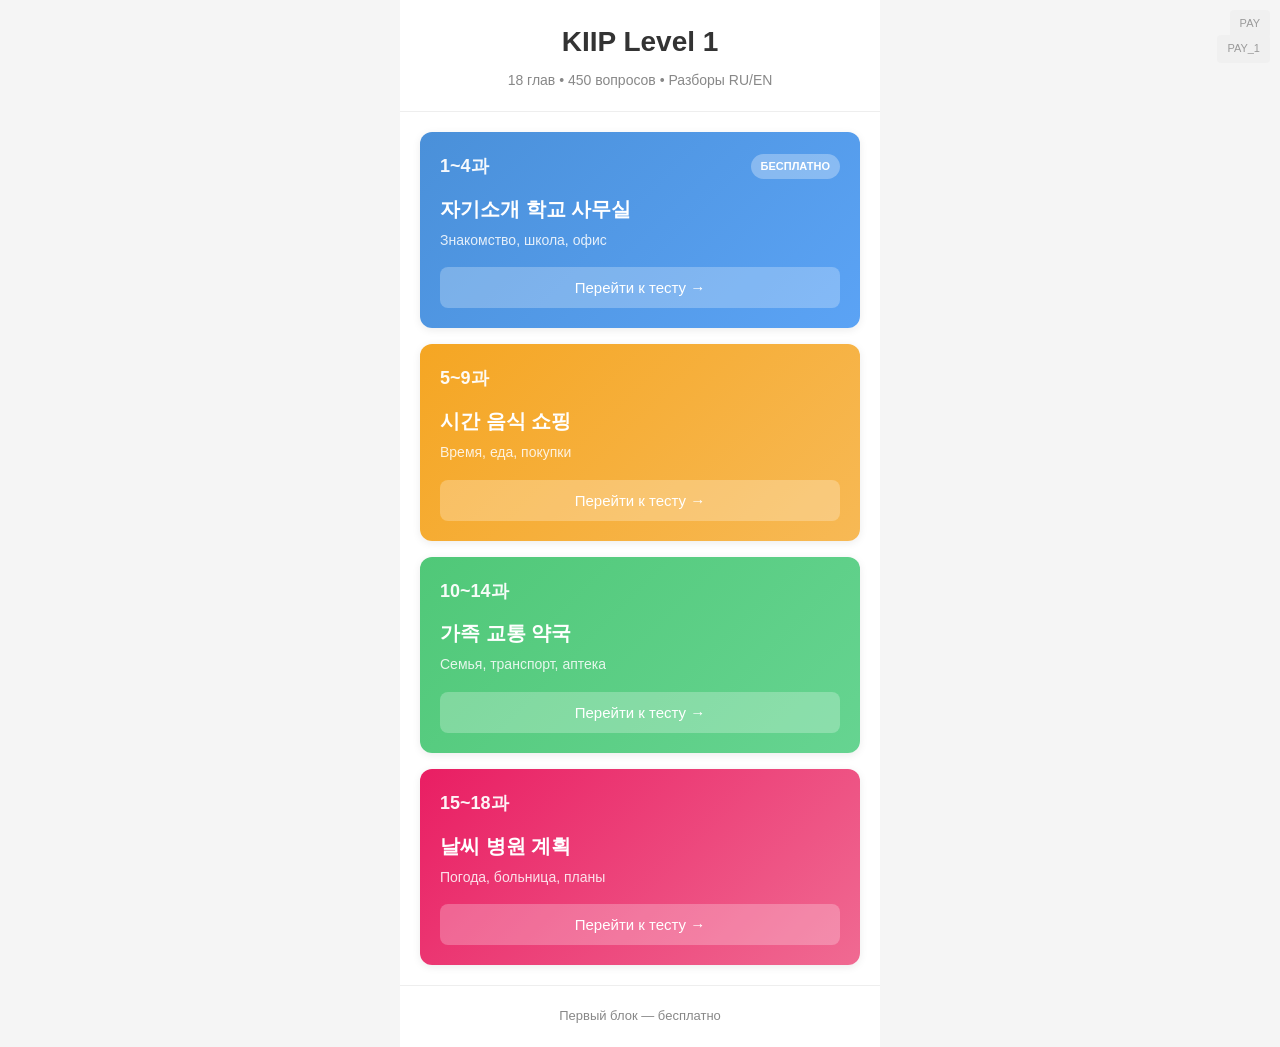
<file: index.html>
<!DOCTYPE html>
<html lang="ru">
<head>
    <meta charset="UTF-8">
    <meta name="viewport" content="width=device-width, initial-scale=1.0">
    <title>KIIP Easy</title>
    <link rel="stylesheet" href="css/style.css">
    <link rel="manifest" href="manifest.json">
    <style>
        .test-pay-btn {
            position: fixed;
            top: 10px;
            right: 10px;
            z-index: 1000;
            background: #f0f0f0;
            border: none;
            padding: 5px 10px;
            font-size: 11px;
            color: #999;
            cursor: pointer;
            border-radius: 4px;
            text-decoration: none;
        }
        .test-pay-btn:hover {
            background: #e0e0e0;
            color: #666;
        }
    </style>
</head>
<body>
    <a href="pages/payment.html" class="test-pay-btn">PAY</a>
    <a href="pages/payment-with-details.html" class="test-pay-btn" style="top: 35px;">PAY_1</a>
    <div class="container">
        <header class="header">
            <h1 class="logo">KIIP Level 1</h1>
            <p class="subtitle">18 глав • 450 вопросов • Разборы RU/EN</p>
        </header>

        <main class="blocks">
            <div class="block block-blue" onclick="openBlock(1)">
                <div class="block-header">
                    <span class="block-chapters">1~4과</span>
                    <span class="block-badge">БЕСПЛАТНО</span>
                </div>
                <h2 class="block-title">자기소개 학교 사무실</h2>
                <p class="block-subtitle">Знакомство, школа, офис</p>
                <button class="block-button">Перейти к тесту →</button>
            </div>

            <div class="block block-yellow" onclick="openBlock(2)">
                <div class="block-header">
                    <span class="block-chapters">5~9과</span>
                </div>
                <h2 class="block-title">시간 음식 쇼핑</h2>
                <p class="block-subtitle">Время, еда, покупки</p>
                <button class="block-button">Перейти к тесту →</button>
            </div>

            <div class="block block-green" onclick="openBlock(3)">
                <div class="block-header">
                    <span class="block-chapters">10~14과</span>
                </div>
                <h2 class="block-title">가족 교통 약국</h2>
                <p class="block-subtitle">Семья, транспорт, аптека</p>
                <button class="block-button">Перейти к тесту →</button>
            </div>

            <div class="block block-pink" onclick="openBlock(4)">
                <div class="block-header">
                    <span class="block-chapters">15~18과</span>
                </div>
                <h2 class="block-title">날씨 병원 계획</h2>
                <p class="block-subtitle">Погода, больница, планы</p>
                <button class="block-button">Перейти к тесту →</button>
            </div>
        </main>

        <footer class="footer">
            <p>Первый блок — бесплатно</p>
        </footer>
    </div>

    <script src="js/app.js?v=2"></script>
</body>
</html>
</file>
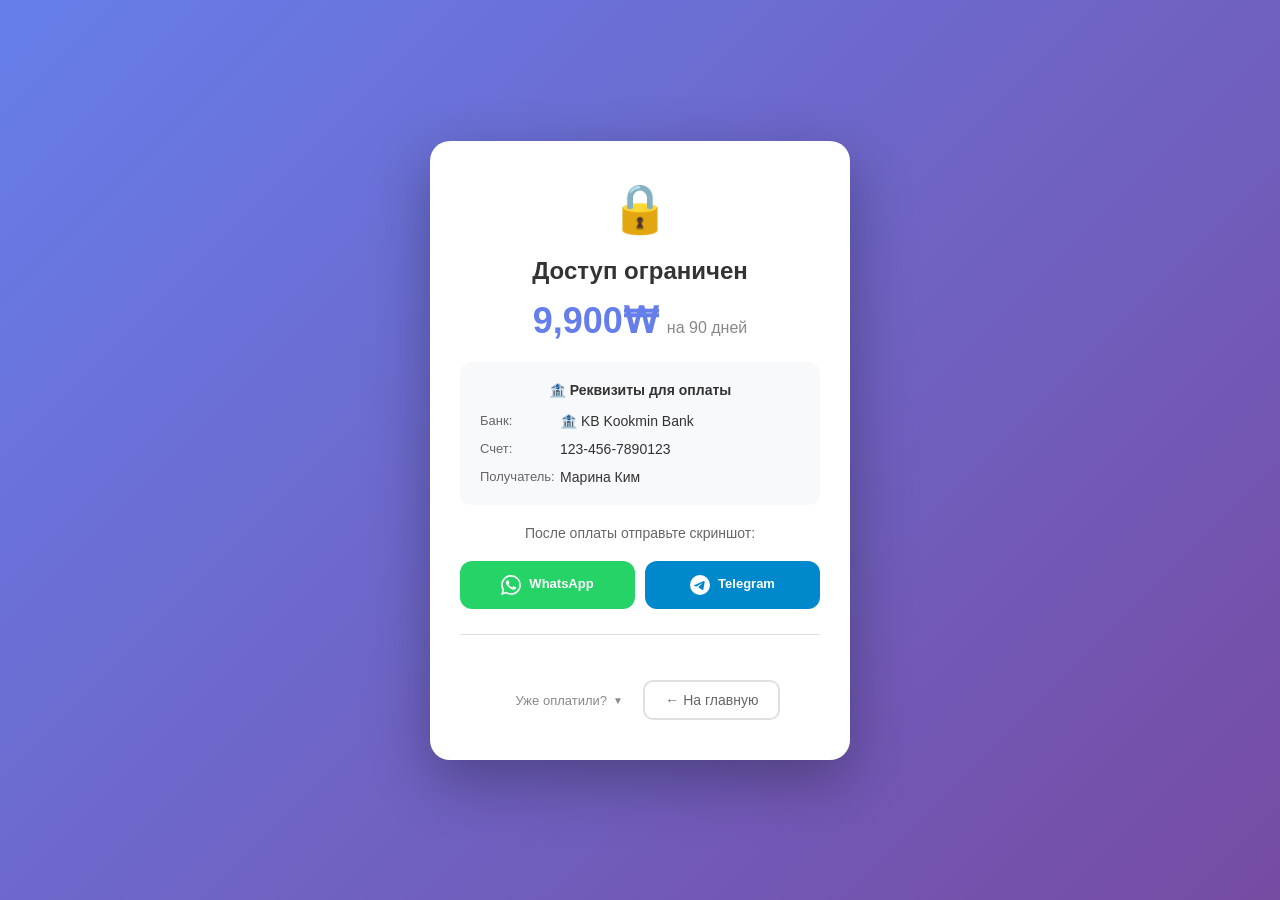
<file: pages/payment-with-details.html>
<!DOCTYPE html>
<html lang="ru">
<head>
    <meta charset="UTF-8">
    <meta name="viewport" content="width=device-width, initial-scale=1.0">
    <title>Оплата — KIIP Easy</title>
    <link rel="stylesheet" href="../css/payment.css">
    <style>
        .bank-details {
            background: #f8f9fa;
            border-radius: 12px;
            padding: 20px;
            margin: 20px 0;
            text-align: left;
        }

        .bank-details-title {
            font-size: 14px;
            font-weight: 600;
            color: #333;
            margin-bottom: 15px;
            text-align: center;
        }

        .bank-row {
            display: flex;
            align-items: center;
            margin-bottom: 12px;
            font-size: 14px;
        }

        .bank-row:last-child {
            margin-bottom: 0;
        }

        .bank-label {
            color: #666;
            min-width: 80px;
            font-size: 13px;
        }

        .bank-value {
            color: #333;
            font-weight: 500;
            flex: 1;
        }

        .bank-icon {
            font-size: 18px;
            margin-right: 8px;
        }

        .after-payment {
            margin-top: 20px;
        }

        .after-payment-title {
            font-size: 14px;
            color: #666;
            margin-bottom: 10px;
        }
    </style>
</head>
<body>
    <div class="payment-container">
        <!-- Иконка замка -->
        <div class="lock-icon">🔒</div>

        <!-- Заголовок -->
        <h1 class="payment-title">Доступ ограничен</h1>

        <!-- Цена -->
        <div class="price-block">
            <span class="price-amount">9,900₩</span>
            <span class="price-period">на 90 дней</span>
        </div>

        <!-- Реквизиты -->
        <div class="bank-details">
            <p class="bank-details-title">🏦 Реквизиты для оплаты</p>

            <div class="bank-row">
                <span class="bank-label">Банк:</span>
                <span class="bank-value">🏦 KB Kookmin Bank</span>
            </div>

            <div class="bank-row">
                <span class="bank-label">Счет:</span>
                <span class="bank-value">123-456-7890123</span>
            </div>

            <div class="bank-row">
                <span class="bank-label">Получатель:</span>
                <span class="bank-value">Марина Ким</span>
            </div>
        </div>

        <!-- После оплаты -->
        <div class="after-payment">
            <p class="after-payment-title">После оплаты отправьте скриншот:</p>
        </div>

        <!-- Кнопки мессенджеров -->
        <div class="messenger-buttons">
            <button class="messenger-btn whatsapp-btn">
                <svg width="20" height="20" viewBox="0 0 24 24" fill="currentColor">
                    <path d="M17.472 14.382c-.297-.149-1.758-.867-2.03-.967-.273-.099-.471-.148-.67.15-.197.297-.767.966-.94 1.164-.173.199-.347.223-.644.075-.297-.15-1.255-.463-2.39-1.475-.883-.788-1.48-1.761-1.653-2.059-.173-.297-.018-.458.13-.606.134-.133.298-.347.446-.52.149-.174.198-.298.298-.497.099-.198.05-.371-.025-.52-.075-.149-.669-1.612-.916-2.207-.242-.579-.487-.5-.669-.51-.173-.008-.371-.01-.57-.01-.198 0-.52.074-.792.372-.272.297-1.04 1.016-1.04 2.479 0 1.462 1.065 2.875 1.213 3.074.149.198 2.096 3.2 5.077 4.487.709.306 1.262.489 1.694.625.712.227 1.36.195 1.871.118.571-.085 1.758-.719 2.006-1.413.248-.694.248-1.289.173-1.413-.074-.124-.272-.198-.57-.347m-5.421 7.403h-.004a9.87 9.87 0 01-5.031-1.378l-.361-.214-3.741.982.998-3.648-.235-.374a9.86 9.86 0 01-1.51-5.26c.001-5.45 4.436-9.884 9.888-9.884 2.64 0 5.122 1.03 6.988 2.898a9.825 9.825 0 012.893 6.994c-.003 5.45-4.437 9.884-9.885 9.884m8.413-18.297A11.815 11.815 0 0012.05 0C5.495 0 .16 5.335.157 11.892c0 2.096.547 4.142 1.588 5.945L.057 24l6.305-1.654a11.882 11.882 0 005.683 1.448h.005c6.554 0 11.89-5.335 11.893-11.893a11.821 11.821 0 00-3.48-8.413z"/>
                </svg>
                WhatsApp
            </button>
            <button class="messenger-btn telegram-btn">
                <svg width="20" height="20" viewBox="0 0 24 24" fill="currentColor">
                    <path d="M11.944 0A12 12 0 0 0 0 12a12 12 0 0 0 12 12 12 12 0 0 0 12-12A12 12 0 0 0 12 0a12 12 0 0 0-.056 0zm4.962 7.224c.1-.002.321.023.465.14a.506.506 0 0 1 .171.325c.016.093.036.306.02.472-.18 1.898-.962 6.502-1.36 8.627-.168.9-.499 1.201-.82 1.23-.696.065-1.225-.46-1.9-.902-1.056-.693-1.653-1.124-2.678-1.8-1.185-.78-.417-1.21.258-1.91.177-.184 3.247-2.977 3.307-3.23.007-.032.014-.15-.056-.212s-.174-.041-.249-.024c-.106.024-1.793 1.14-5.061 3.345-.48.33-.913.49-1.302.48-.428-.008-1.252-.241-1.865-.44-.752-.245-1.349-.374-1.297-.789.027-.216.325-.437.893-.663 3.498-1.524 5.83-2.529 6.998-3.014 3.332-1.386 4.025-1.627 4.476-1.635z"/>
                </svg>
                Telegram
            </button>
        </div>

        <!-- Разделитель -->
        <div class="divider"></div>

        <!-- Ссылка на активацию (раскрывает блок) -->
        <button class="activation-toggle" onclick="toggleActivation()">
            Уже оплатили? <span class="toggle-arrow">▼</span>
        </button>

        <!-- Блок активации (скрыт по умолчанию) -->
        <div id="activation-section" class="activation-section hidden">
            <p class="activation-title">Ваш ID:</p>
            <div class="device-id-block">
                <span id="device-id" class="device-id-text">загрузка...</span>
                <button class="copy-btn" onclick="copyDeviceID()" title="Скопировать">
                    <svg width="16" height="16" viewBox="0 0 24 24" fill="none" stroke="currentColor" stroke-width="2">
                        <rect x="9" y="9" width="13" height="13" rx="2" ry="2"></rect>
                        <path d="M5 15H4a2 2 0 0 1-2-2V4a2 2 0 0 1 2-2h9a2 2 0 0 1 2 2v1"></path>
                    </svg>
                </button>
            </div>
            <p id="copy-feedback" class="copy-feedback">Скопировано!</p>

            <p class="activation-instruction">
                Отправьте его нам в чат, затем введите полученный ключ:
            </p>

            <div class="key-input-block">
                <input
                    type="text"
                    id="activation-key"
                    class="key-input"
                    placeholder="Введите ключ активации"
                    maxlength="20"
                >
                <button class="activate-btn" onclick="activateKey()">Активировать</button>
            </div>
            <p id="activation-feedback" class="activation-feedback"></p>
        </div>

        <!-- Кнопка назад -->
        <button class="back-btn" onclick="goBack()">← На главную</button>
    </div>

    <script>
        // ========== DeviceID ==========

        function getDeviceID() {
            let deviceID = localStorage.getItem('kiip_device_id');
            if (!deviceID) {
                const uuid = crypto.randomUUID();
                deviceID = 'KIIP-' + uuid;
                localStorage.setItem('kiip_device_id', deviceID);
            }
            return deviceID;
        }

        // Показываем DeviceID при загрузке (скрытый блок)
        document.getElementById('device-id').textContent = getDeviceID();

        // ========== Переключение блока активации ==========

        function toggleActivation() {
            const section = document.getElementById('activation-section');
            const arrow = document.querySelector('.toggle-arrow');
            section.classList.toggle('hidden');
            arrow.textContent = section.classList.contains('hidden') ? '▼' : '▲';
        }

        // ========== Копирование DeviceID ==========

        function copyDeviceID() {
            const deviceID = getDeviceID();
            navigator.clipboard.writeText(deviceID).then(() => {
                const feedback = document.getElementById('copy-feedback');
                feedback.style.display = 'block';
                setTimeout(() => {
                    feedback.style.display = 'none';
                }, 2000);
            });
        }

        // ========== Активация ключа ==========

        function activateKey() {
            const input = document.getElementById('activation-key');
            const key = input.value.trim().toUpperCase();
            const feedback = document.getElementById('activation-feedback');
            const deviceID = getDeviceID();

            if (!key) {
                feedback.textContent = 'Введите ключ';
                feedback.className = 'activation-feedback error';
                return;
            }

            // TODO: Реальная проверка ключа
            // Для теста: ключ содержит "TEST" открывает доступ
            if (key.includes('TEST')) {
                localStorage.setItem('kiip_key', key);
                feedback.textContent = '✅ Ключ активирован! Доступ открыт.';
                feedback.className = 'activation-feedback success';
                setTimeout(() => {
                    window.location.href = '../index.html';
                }, 1500);
            } else {
                feedback.textContent = '❌ Неверный ключ. Обратитесь в поддержку.';
                feedback.className = 'activation-feedback error';
            }
        }

        // ========== Навигация ==========

        function goBack() {
            window.location.href = '../index.html';
        }

        // Активация по Enter
        document.getElementById('activation-key').addEventListener('keypress', (e) => {
            if (e.key === 'Enter') activateKey();
        });
    </script>
</body>
</html>
</file>
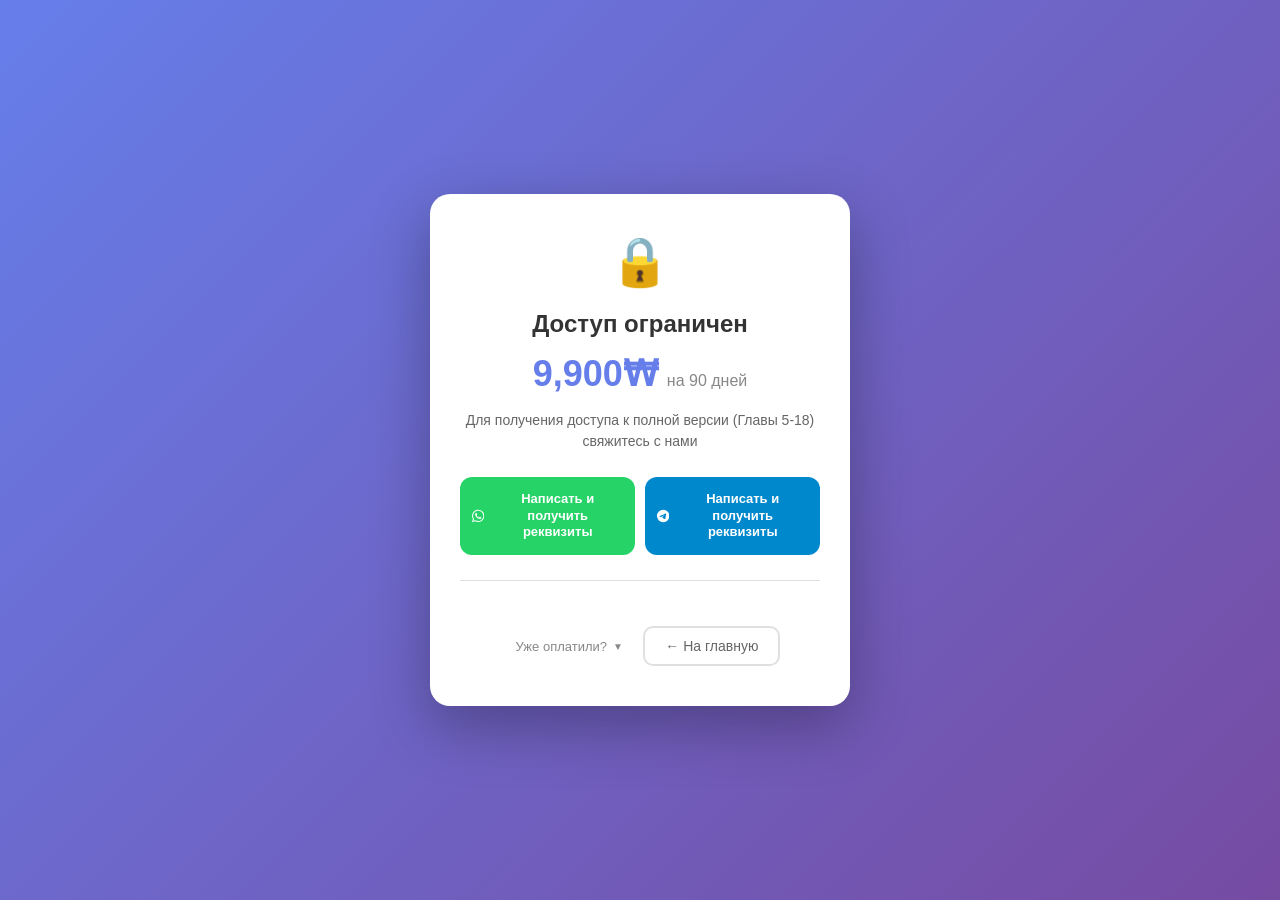
<file: pages/payment.html>
<!DOCTYPE html>
<html lang="ru">
<head>
    <meta charset="UTF-8">
    <meta name="viewport" content="width=device-width, initial-scale=1.0">
    <title>Оплата — KIIP Easy</title>
    <link rel="stylesheet" href="../css/payment.css">
</head>
<body>
    <div class="payment-container">
        <!-- Иконка замка -->
        <div class="lock-icon">🔒</div>

        <!-- Заголовок -->
        <h1 class="payment-title">Доступ ограничен</h1>

        <!-- Цена -->
        <div class="price-block">
            <span class="price-amount">9,900₩</span>
            <span class="price-period">на 90 дней</span>
        </div>

        <!-- Описание -->
        <p class="payment-description">
            Для получения доступа к полной версии (Главы 5-18) свяжитесь с нами
        </p>

        <!-- Кнопки мессенджеров -->
        <div class="messenger-buttons">
            <button class="messenger-btn whatsapp-btn" onclick="openWhatsApp()">
                <svg width="20" height="20" viewBox="0 0 24 24" fill="currentColor">
                    <path d="M17.472 14.382c-.297-.149-1.758-.867-2.03-.967-.273-.099-.471-.148-.67.15-.197.297-.767.966-.94 1.164-.173.199-.347.223-.644.075-.297-.15-1.255-.463-2.39-1.475-.883-.788-1.48-1.761-1.653-2.059-.173-.297-.018-.458.13-.606.134-.133.298-.347.446-.52.149-.174.198-.298.298-.497.099-.198.05-.371-.025-.52-.075-.149-.669-1.612-.916-2.207-.242-.579-.487-.5-.669-.51-.173-.008-.371-.01-.57-.01-.198 0-.52.074-.792.372-.272.297-1.04 1.016-1.04 2.479 0 1.462 1.065 2.875 1.213 3.074.149.198 2.096 3.2 5.077 4.487.709.306 1.262.489 1.694.625.712.227 1.36.195 1.871.118.571-.085 1.758-.719 2.006-1.413.248-.694.248-1.289.173-1.413-.074-.124-.272-.198-.57-.347m-5.421 7.403h-.004a9.87 9.87 0 01-5.031-1.378l-.361-.214-3.741.982.998-3.648-.235-.374a9.86 9.86 0 01-1.51-5.26c.001-5.45 4.436-9.884 9.888-9.884 2.64 0 5.122 1.03 6.988 2.898a9.825 9.825 0 012.893 6.994c-.003 5.45-4.437 9.884-9.885 9.884m8.413-18.297A11.815 11.815 0 0012.05 0C5.495 0 .16 5.335.157 11.892c0 2.096.547 4.142 1.588 5.945L.057 24l6.305-1.654a11.882 11.882 0 005.683 1.448h.005c6.554 0 11.89-5.335 11.893-11.893a11.821 11.821 0 00-3.48-8.413z"/>
                </svg>
                Написать и получить реквизиты
            </button>
            <button class="messenger-btn telegram-btn" onclick="openTelegram()">
                <svg width="20" height="20" viewBox="0 0 24 24" fill="currentColor">
                    <path d="M11.944 0A12 12 0 0 0 0 12a12 12 0 0 0 12 12 12 12 0 0 0 12-12A12 12 0 0 0 12 0a12 12 0 0 0-.056 0zm4.962 7.224c.1-.002.321.023.465.14a.506.506 0 0 1 .171.325c.016.093.036.306.02.472-.18 1.898-.962 6.502-1.36 8.627-.168.9-.499 1.201-.82 1.23-.696.065-1.225-.46-1.9-.902-1.056-.693-1.653-1.124-2.678-1.8-1.185-.78-.417-1.21.258-1.91.177-.184 3.247-2.977 3.307-3.23.007-.032.014-.15-.056-.212s-.174-.041-.249-.024c-.106.024-1.793 1.14-5.061 3.345-.48.33-.913.49-1.302.48-.428-.008-1.252-.241-1.865-.44-.752-.245-1.349-.374-1.297-.789.027-.216.325-.437.893-.663 3.498-1.524 5.83-2.529 6.998-3.014 3.332-1.386 4.025-1.627 4.476-1.635z"/>
                </svg>
                Написать и получить реквизиты
            </button>
        </div>

        <!-- Разделитель -->
        <div class="divider"></div>

        <!-- Ссылка на активацию (раскрывает блок) -->
        <button class="activation-toggle" onclick="toggleActivation()">
            Уже оплатили? <span class="toggle-arrow">▼</span>
        </button>

        <!-- Блок активации (скрыт по умолчанию) -->
        <div id="activation-section" class="activation-section hidden">
            <p class="activation-title">Ваш ID:</p>
            <div class="device-id-block">
                <span id="device-id" class="device-id-text">загрузка...</span>
                <button class="copy-btn" onclick="copyDeviceID()" title="Скопировать">
                    <svg width="16" height="16" viewBox="0 0 24 24" fill="none" stroke="currentColor" stroke-width="2">
                        <rect x="9" y="9" width="13" height="13" rx="2" ry="2"></rect>
                        <path d="M5 15H4a2 2 0 0 1-2-2V4a2 2 0 0 1 2-2h9a2 2 0 0 1 2 2v1"></path>
                    </svg>
                </button>
            </div>
            <p id="copy-feedback" class="copy-feedback">Скопировано!</p>

            <p class="activation-instruction">
                Отправьте его нам в чат, затем введите полученный ключ:
            </p>

            <div class="key-input-block">
                <input
                    type="text"
                    id="activation-key"
                    class="key-input"
                    placeholder="Введите ключ активации"
                    maxlength="20"
                >
                <button class="activate-btn" onclick="activateKey()">Активировать</button>
            </div>
            <p id="activation-feedback" class="activation-feedback"></p>
        </div>

        <!-- Кнопка назад -->
        <button class="back-btn" onclick="goBack()">← На главную</button>
    </div>

    <script>
        // ========== DeviceID ==========

        function getDeviceID() {
            let deviceID = localStorage.getItem('kiip_device_id');
            if (!deviceID) {
                const uuid = crypto.randomUUID();
                deviceID = 'KIIP-' + uuid;
                localStorage.setItem('kiip_device_id', deviceID);
            }
            return deviceID;
        }

        // Показываем DeviceID при загрузке (скрытый блок)
        document.getElementById('device-id').textContent = getDeviceID();

        // ========== Переключение блока активации ==========

        function toggleActivation() {
            const section = document.getElementById('activation-section');
            const arrow = document.querySelector('.toggle-arrow');
            section.classList.toggle('hidden');
            arrow.textContent = section.classList.contains('hidden') ? '▼' : '▲';
        }

        // ========== Копирование DeviceID ==========

        function copyDeviceID() {
            const deviceID = getDeviceID();
            navigator.clipboard.writeText(deviceID).then(() => {
                const feedback = document.getElementById('copy-feedback');
                feedback.style.display = 'block';
                setTimeout(() => {
                    feedback.style.display = 'none';
                }, 2000);
            });
        }

        // ========== Мессенджеры ==========

        function getMessage() {
            return 'Здравствуйте! Хочу получить доступ к KIIP Easy (Главы 5-18). Отправьте, пожалуйста, реквизиты для оплаты.';
        }

        function openWhatsApp() {
            const message = getMessage();
            const encodedMessage = encodeURIComponent(message);
            window.open(`https://wa.me/821023880902?text=${encodedMessage}`, '_blank');
        }

        function openTelegram() {
            const message = getMessage();
            const encodedMessage = encodeURIComponent(message);
            window.open(`https://t.me/marinakim50340?text=${encodedMessage}`, '_blank');
        }

        // ========== Активация ключа ==========

        function activateKey() {
            const input = document.getElementById('activation-key');
            const key = input.value.trim().toUpperCase();
            const feedback = document.getElementById('activation-feedback');
            const deviceID = getDeviceID();

            if (!key) {
                feedback.textContent = 'Введите ключ';
                feedback.className = 'activation-feedback error';
                return;
            }

            // TODO: Реальная проверка ключа
            // Для теста: ключ содержит "TEST" открывает доступ
            if (key.includes('TEST')) {
                localStorage.setItem('kiip_key', key);
                feedback.textContent = '✅ Ключ активирован! Доступ открыт.';
                feedback.className = 'activation-feedback success';
                setTimeout(() => {
                    window.location.href = '../index.html';
                }, 1500);
            } else {
                feedback.textContent = '❌ Неверный ключ. Обратитесь в поддержку.';
                feedback.className = 'activation-feedback error';
            }
        }

        // ========== Навигация ==========

        function goBack() {
            window.location.href = '../index.html';
        }

        // Активация по Enter
        document.getElementById('activation-key').addEventListener('keypress', (e) => {
            if (e.key === 'Enter') activateKey();
        });
    </script>
</body>
</html>
</file>
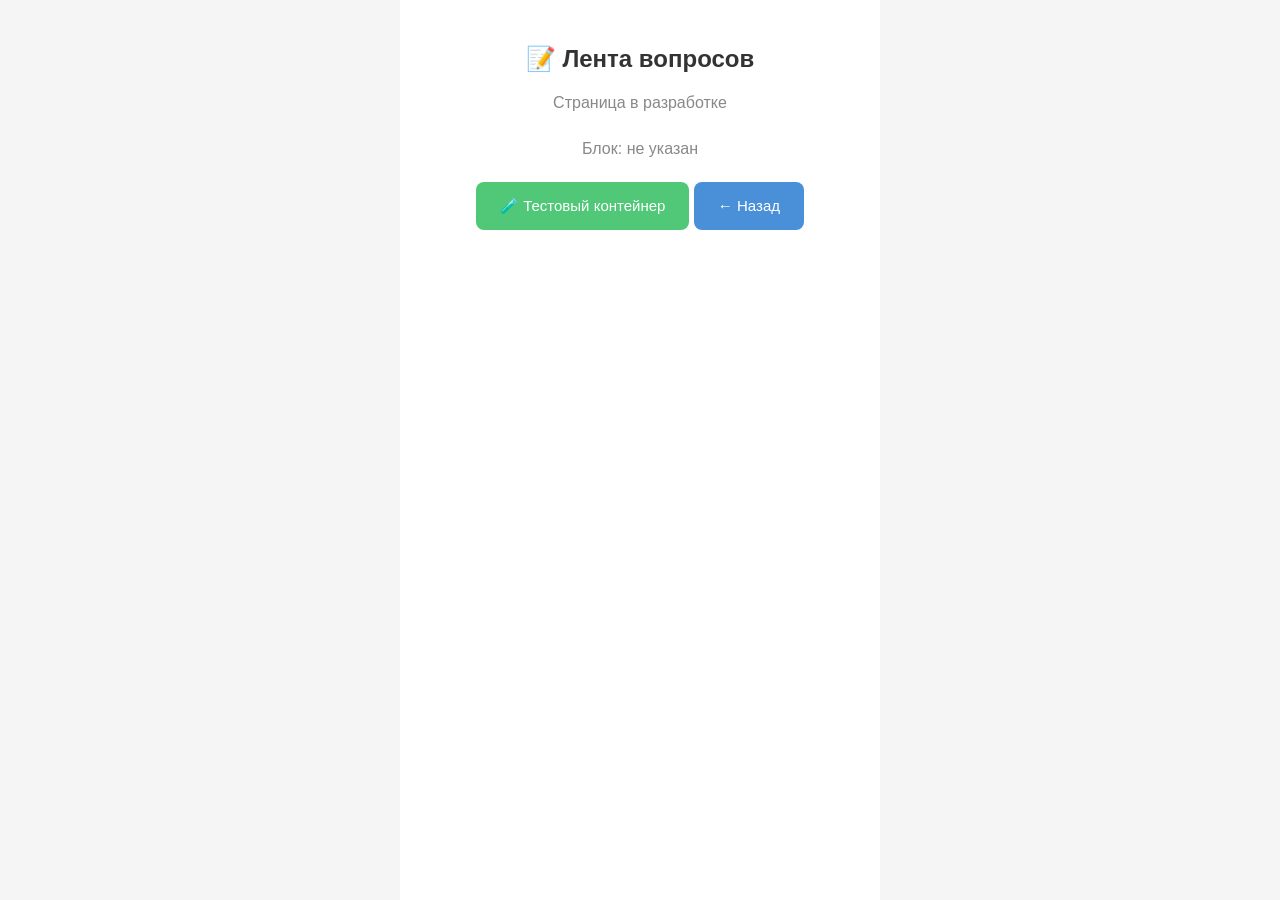
<file: pages/questions.html>
<!DOCTYPE html>
<html lang="ru">
<head>
    <meta charset="UTF-8">
    <meta name="viewport" content="width=device-width, initial-scale=1.0">
    <title>Вопросы — KIIP Easy</title>
    <link rel="stylesheet" href="../css/style.css">
    <style>
        .placeholder {
            padding: 40px 20px;
            text-align: center;
        }

        .placeholder h2 {
            font-size: 24px;
            margin-bottom: 12px;
        }

        .placeholder p {
            color: #888;
            margin-bottom: 20px;
        }

        .back-button {
            display: inline-block;
            padding: 12px 24px;
            background: #4a90d9;
            color: #fff;
            text-decoration: none;
            border-radius: 8px;
            font-size: 15px;
        }
    </style>
</head>
<body>
    <div class="container">
        <div class="placeholder">
            <h2>📝 Лента вопросов</h2>
            <p>Страница в разработке</p>
            <p>Блок: <span id="block-info">-</span></p>
            <a href="test-question.html" class="back-button" style="background: #50c878;">🧪 Тестовый контейнер</a>
            <a href="../index.html" class="back-button">← Назад</a>
        </div>
    </div>

    <script>
        // Показываем какой блок открыт
        const urlParams = new URLSearchParams(window.location.search);
        const block = urlParams.get('block');
        document.getElementById('block-info').textContent = block ? 'Блок ' + block : 'не указан';
    </script>
</body>
</html>
</file>
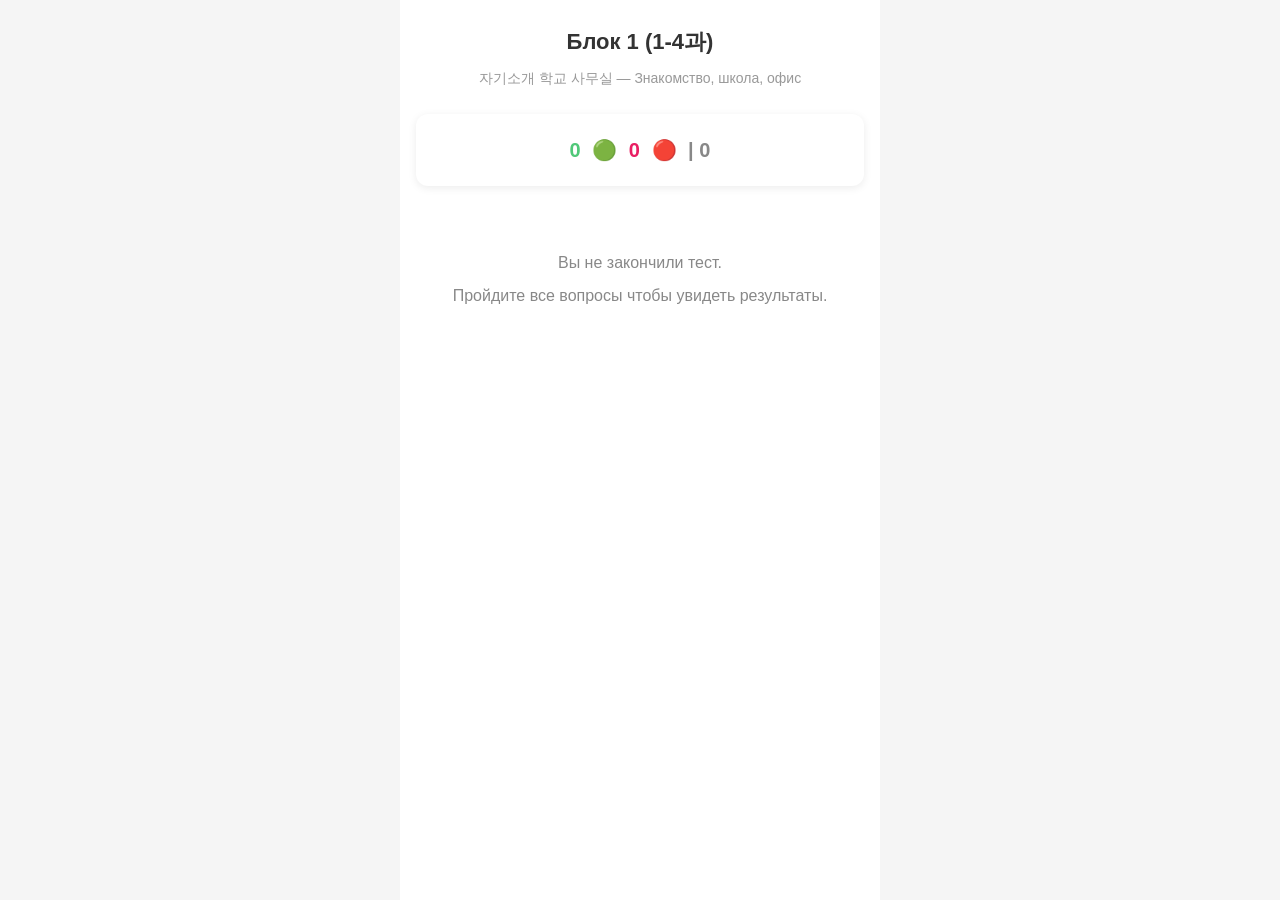
<file: pages/results.html>
<!DOCTYPE html>
<html lang="ru">
<head>
    <meta charset="UTF-8">
    <meta name="viewport" content="width=device-width, initial-scale=1.0">
    <title>Результаты — KIIP Easy</title>
    <link rel="stylesheet" href="../css/style.css">
    <link rel="stylesheet" href="../css/results.css?v=4">
</head>
<body>
    <div class="container">
        <header class="results-header">
            <h1 id="blockTitle">Результаты</h1>
            <p id="blockSubtitle" class="block-subtitle"></p>
        </header>

        <!-- Прогресс-бар -->
        <div class="result-progress-bar" id="progressSection">
            <div class="progress-stats">
                <span class="stat-correct" id="correctCount">0</span>
                <span class="stat-divider">🟢</span>
                <span class="stat-wrong" id="wrongCount">0</span>
                <span class="stat-divider">🔴</span>
                <span class="stat-total">| <span id="totalCount">0</span></span>
            </div>
        </div>

        <!-- Сообщение если тест не закончен -->
        <div class="not-completed" id="notCompleted" style="display: none;">
            <p>Вы не закончили тест.</p>
            <p>Пройдите все вопросы чтобы увидеть результаты.</p>
            <div class="not-completed-numbers" id="notCompletedNumbers"></div>
        </div>

        <!-- Список ошибок -->
        <div class="errors-list" id="errorsList"></div>
    </div>

    <script>
        // Получаем номер блока из URL
        const urlParams = new URLSearchParams(window.location.search);
        const currentBlock = parseInt(urlParams.get('block')) || 1;

        const blockInfo = {
            1: { title: 'Блок 1 (1-4과)', subtitle: '자기소개 학교 사무실 — Знакомство, школа, офис' },
            2: { title: 'Блок 2 (5-9과)', subtitle: '시간 음식 쇼핑 — Время, еда, покупки' },
            3: { title: 'Блок 3 (10-14과)', subtitle: '가족 교통 약국 — Семья, транспорт, аптека' },
            4: { title: 'Блок 4 (15-18과)', subtitle: '날씨 병원 계획 — Погода, больница, планы' }
        };

        // Количество вопросов по блокам (для сквозной нумерации)
        const blockSizes = {
            1: 100,
            2: 125,
            3: 125,
            4: 100
        };

        // Вычисляем сквозной номер вопроса
        function getGlobalQuestionNum(localNum) {
            let offset = 0;
            for (let i = 1; i < currentBlock; i++) {
                offset += blockSizes[i];
            }
            return offset + localNum;
        }

        // Устанавливаем заголовок
        document.getElementById('blockTitle').textContent = blockInfo[currentBlock].title;
        document.getElementById('blockSubtitle').textContent = blockInfo[currentBlock].subtitle;

        // Загружаем прогресс из localStorage
        function loadResults() {
            const progress = JSON.parse(localStorage.getItem('kiip_progress') || '{}');
            const blockProgress = progress[`block${currentBlock}`];

            if (!blockProgress) {
                // Нет данных
                showNotCompleted();
                return;
            }

            // Показываем прогресс
            document.getElementById('correctCount').textContent = blockProgress.correct?.length || 0;
            document.getElementById('wrongCount').textContent = blockProgress.wrong?.length || 0;
            document.getElementById('totalCount').textContent = blockProgress.total || 0;

            if (!blockProgress.completed) {
                // Тест не закончен
                showNotCompleted();
                return;
            }

            // Показываем ошибки
            showErrors(blockProgress);
        }

        function showNotCompleted() {
            document.getElementById('notCompleted').style.display = 'block';
            document.getElementById('errorsList').innerHTML = '';

            // Показываем номера непройденных вопросов
            const progress = JSON.parse(localStorage.getItem('kiip_progress') || '{}');
            const blockProgress = progress[`block${currentBlock}`];
            const answered = blockProgress?.answered || [];
            const total = blockProgress?.total || 0;

            // Находим непройденные вопросы (сохраняем локальные номера)
            const notAnswered = [];
            for (let i = 1; i <= total; i++) {
                if (!answered.includes(i)) {
                    notAnswered.push(i);  // Локальный номер
                }
            }

            // Отображаем номера в кружках
            const numbersContainer = document.getElementById('notCompletedNumbers');
            if (notAnswered.length > 0) {
                numbersContainer.innerHTML = notAnswered.map(localNum => {
                    const globalNum = getGlobalQuestionNum(localNum);
                    return `<a href="test-question.html?block=${currentBlock}#questionContainer${localNum}" class="question-number-circle">${globalNum}</a>`;
                }).join('');
            } else {
                numbersContainer.innerHTML = '';
            }
        }

        function showErrors(blockProgress) {
            const errorsList = document.getElementById('errorsList');
            const wrongQuestions = blockProgress.wrong || [];

            if (wrongQuestions.length === 0) {
                // Нет ошибок
                errorsList.innerHTML = '<div class="no-errors"><p>🎉 Поздравляю! Нет ошибок!</p></div>';
                return;
            }

            // Загружаем вопросы из JSON
            fetch(`../data/block${currentBlock}.json`)
                .then(response => response.json())
                .then(data => {
                    const questions = data.questions;
                    let html = '';

                    wrongQuestions.forEach(num => {
                        const q = questions[num - 1];
                        const globalNum = getGlobalQuestionNum(num);  // Сквозной номер
                        if (q) {
                            html += `
                                <div class="error-item">
                                    <span class="error-number">❌ Вопрос #${globalNum}</span>
                                    <p class="error-text">${q.question}</p>
                                    <a href="test-question.html?block=${currentBlock}" class="error-link">Перейти к вопросу →</a>
                                </div>
                            `;
                        }
                    });

                    errorsList.innerHTML = html;
                })
                .catch(error => {
                    console.error('Ошибка загрузки вопросов:', error);
                    errorsList.innerHTML = '<p>Ошибка загрузки вопросов</p>';
                });
        }

        // Инициализация
        document.addEventListener('DOMContentLoaded', function() {
            loadResults();
        });
    </script>
</body>
</html>
</file>
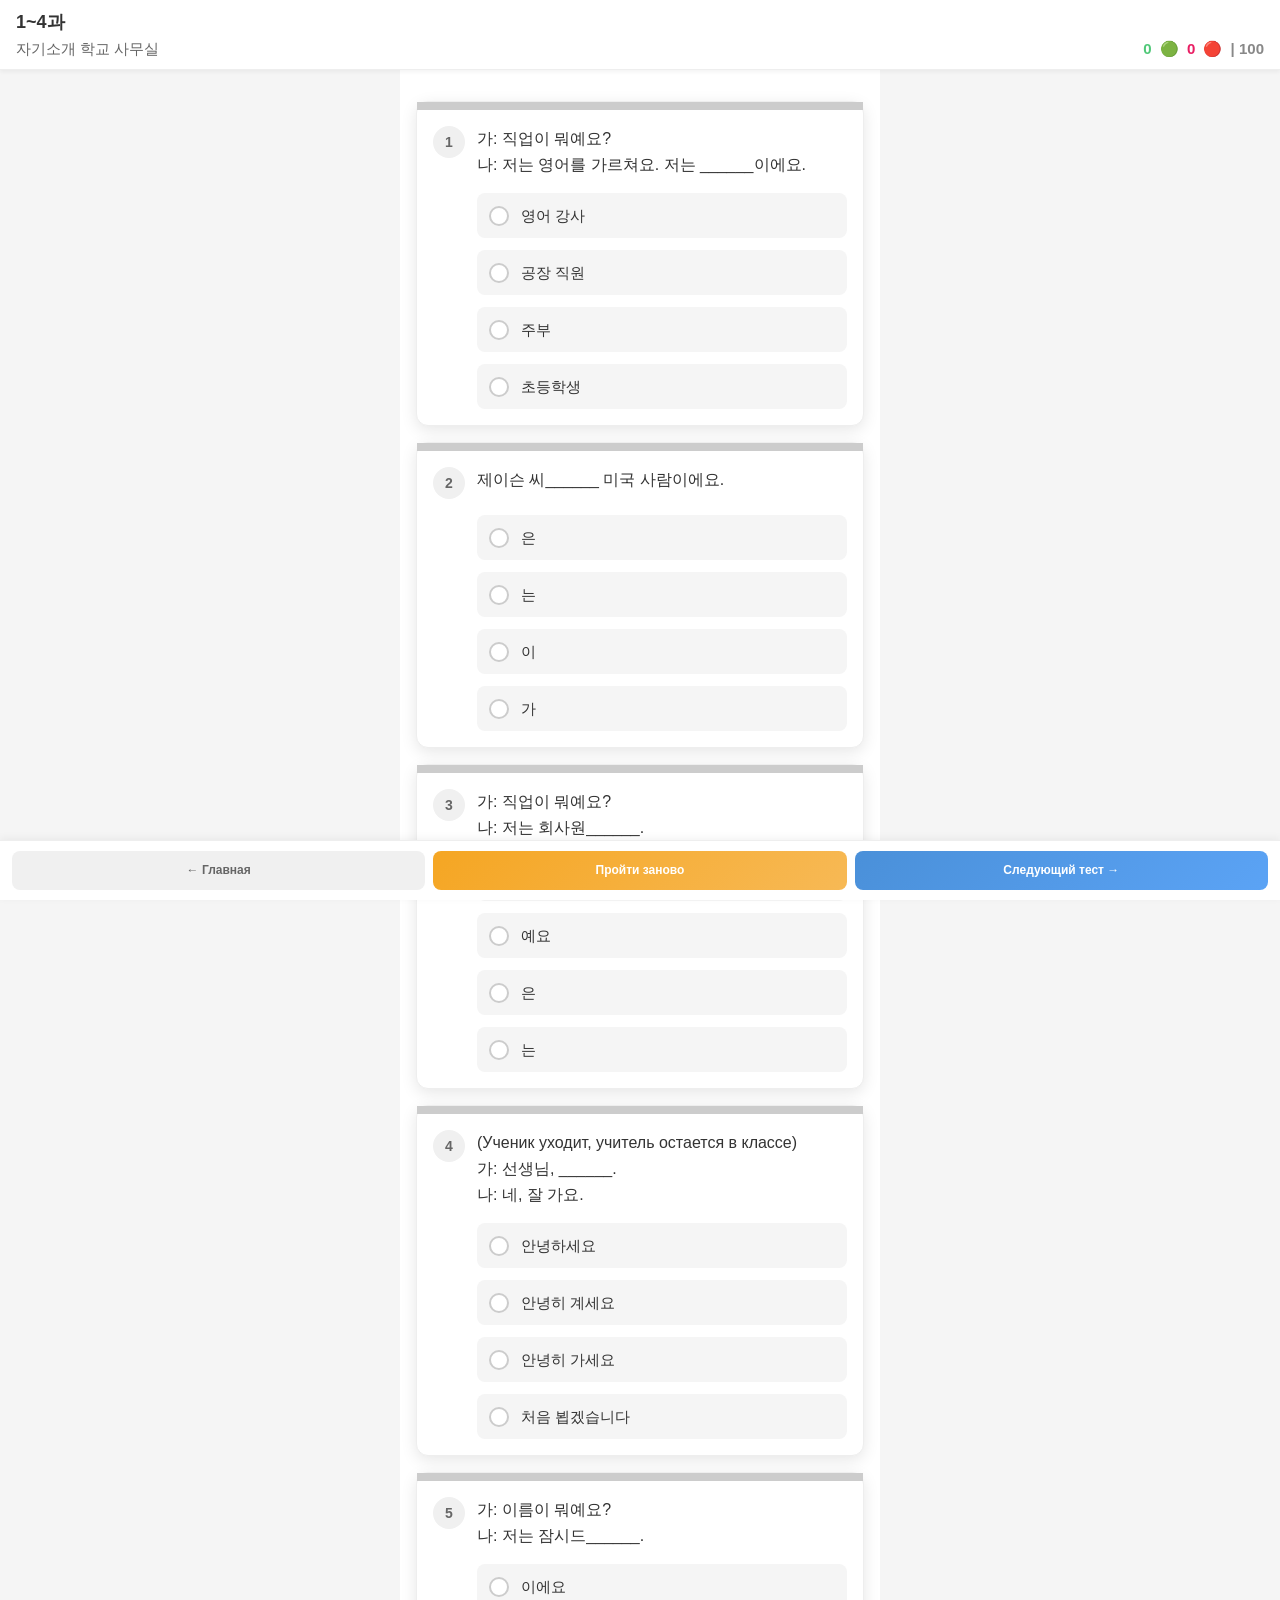
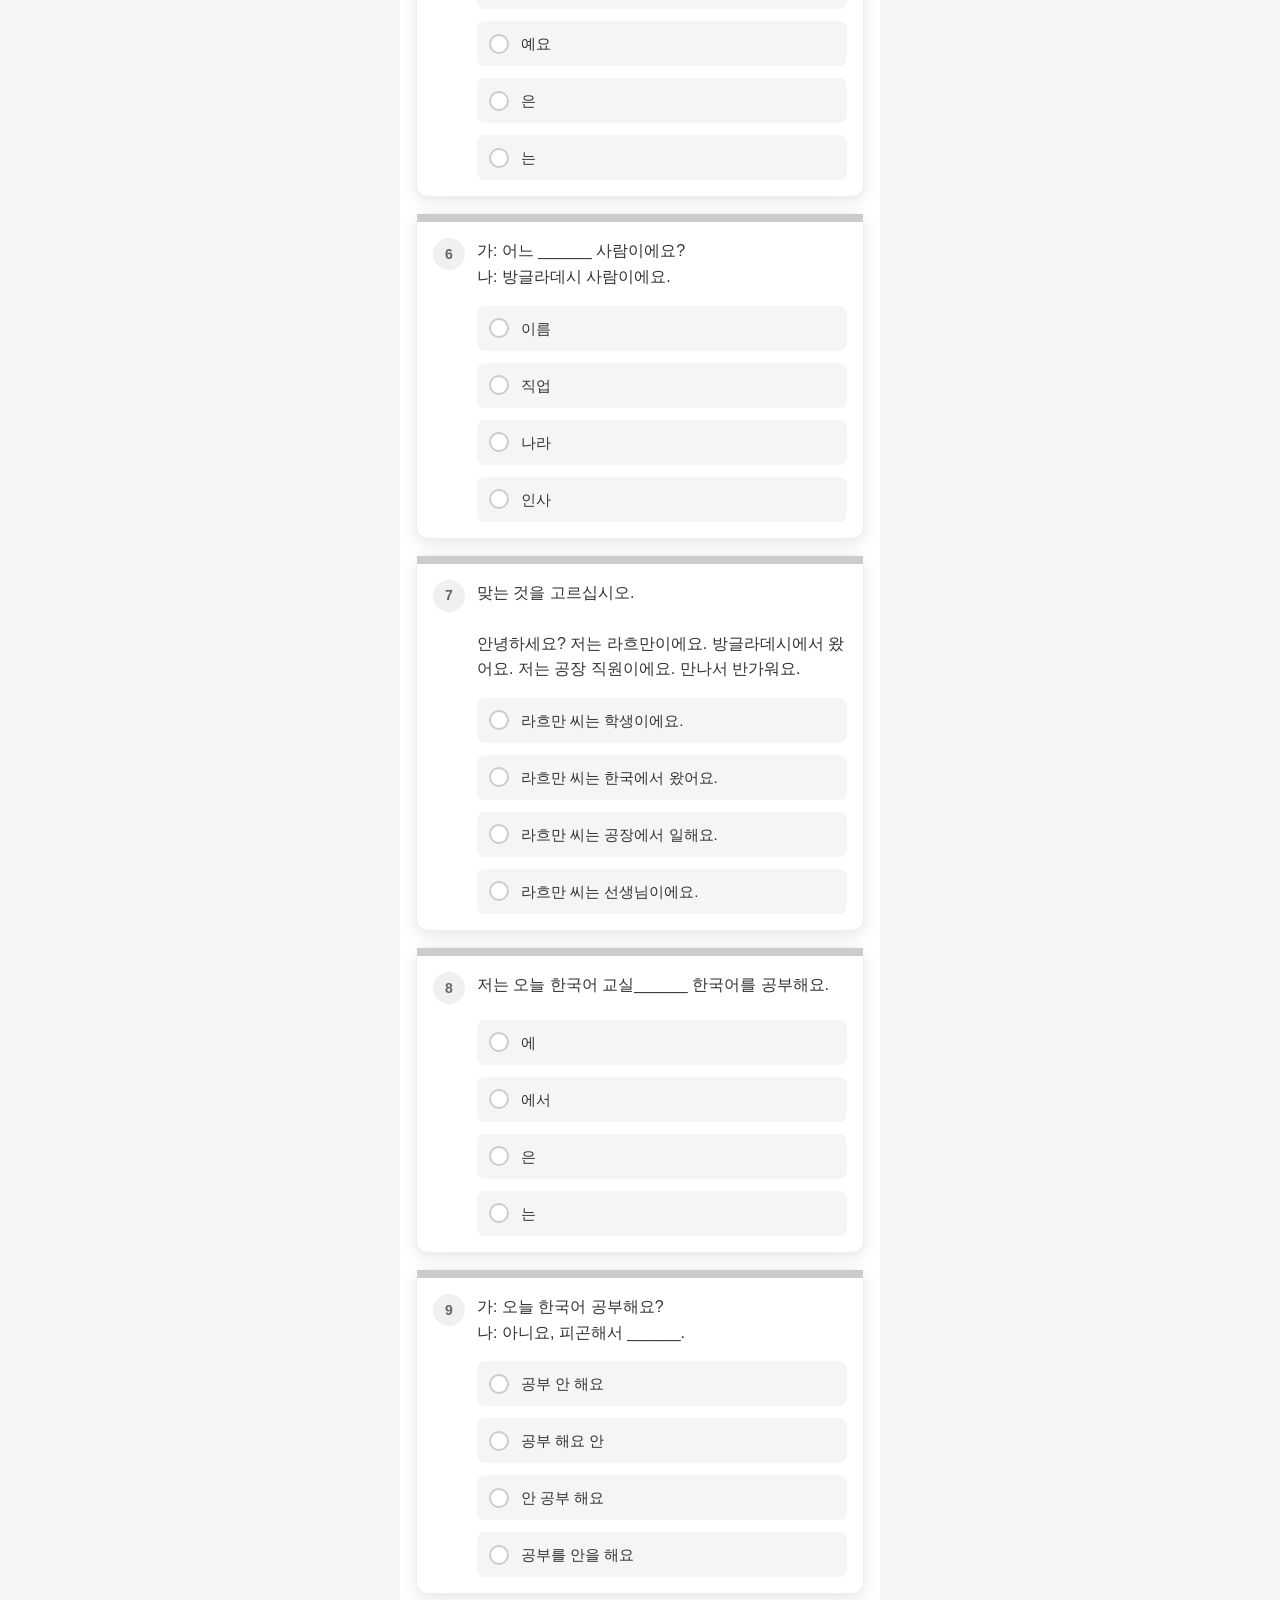
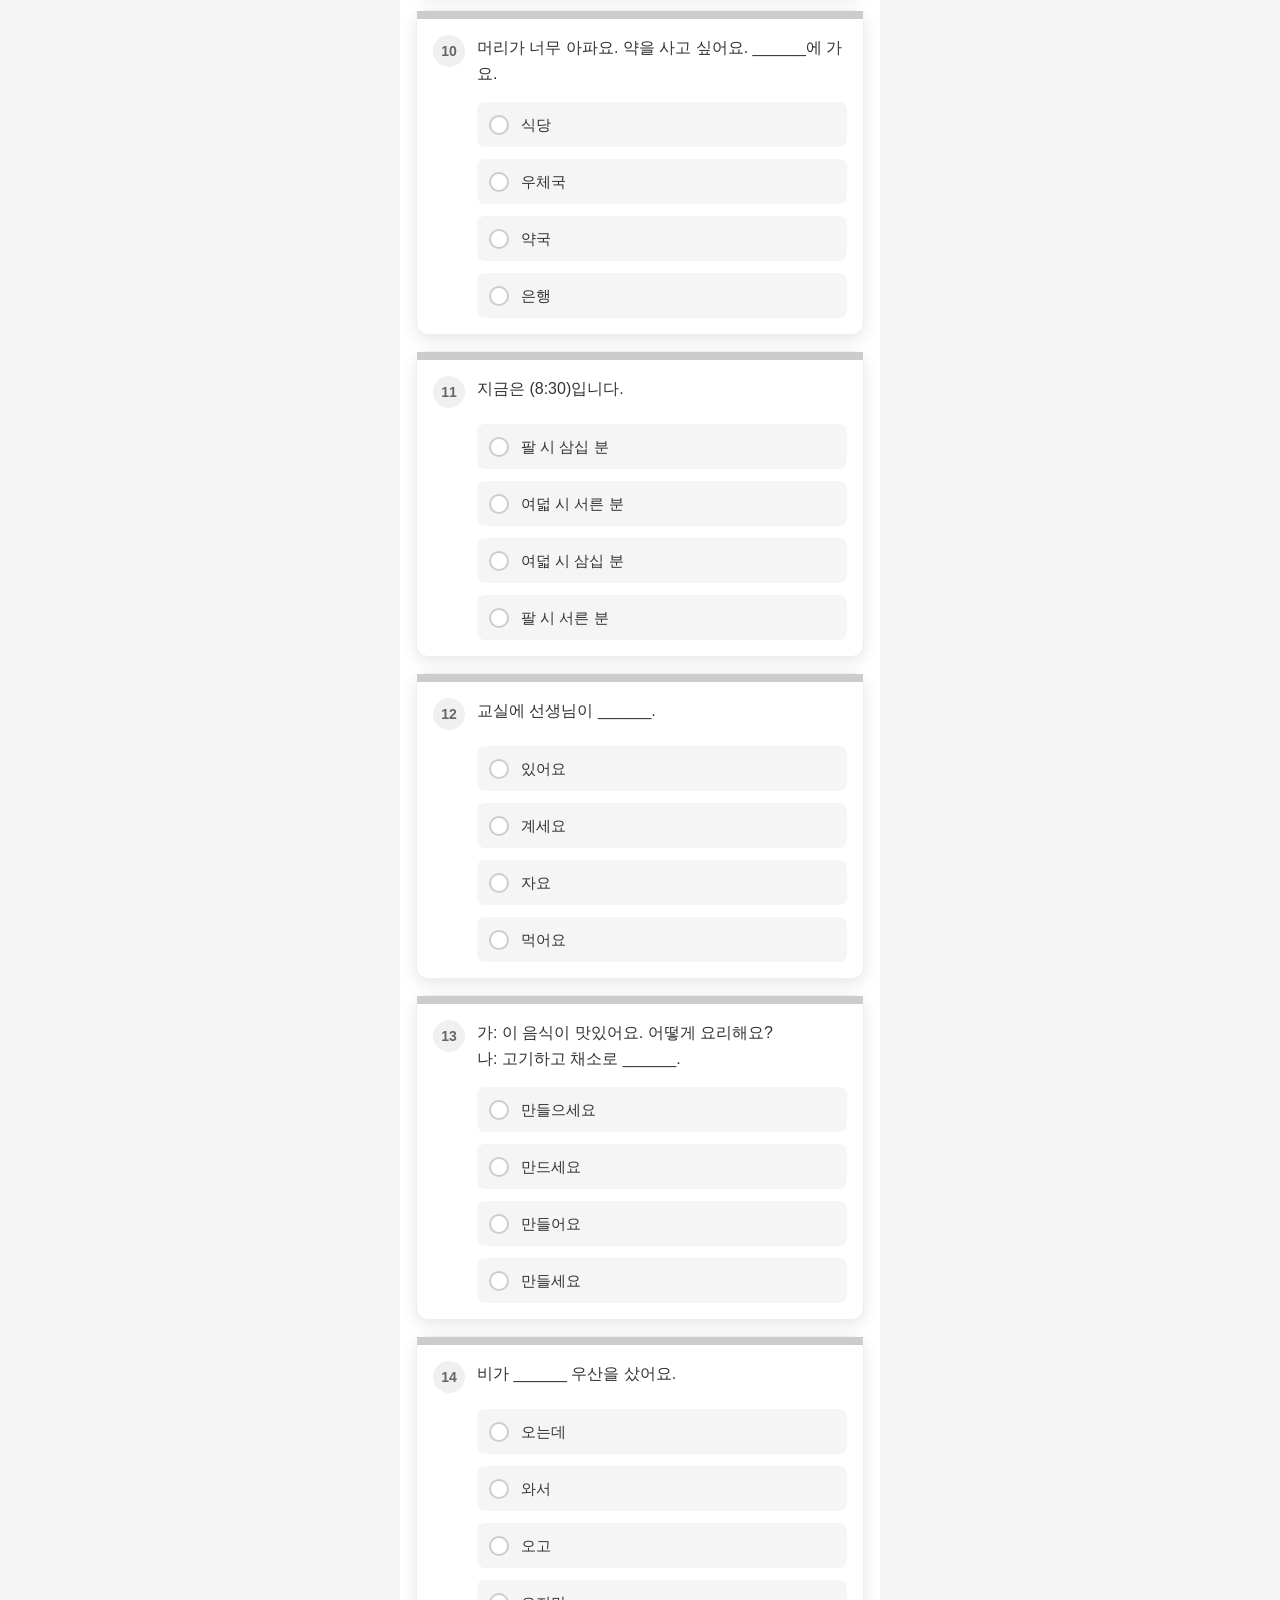
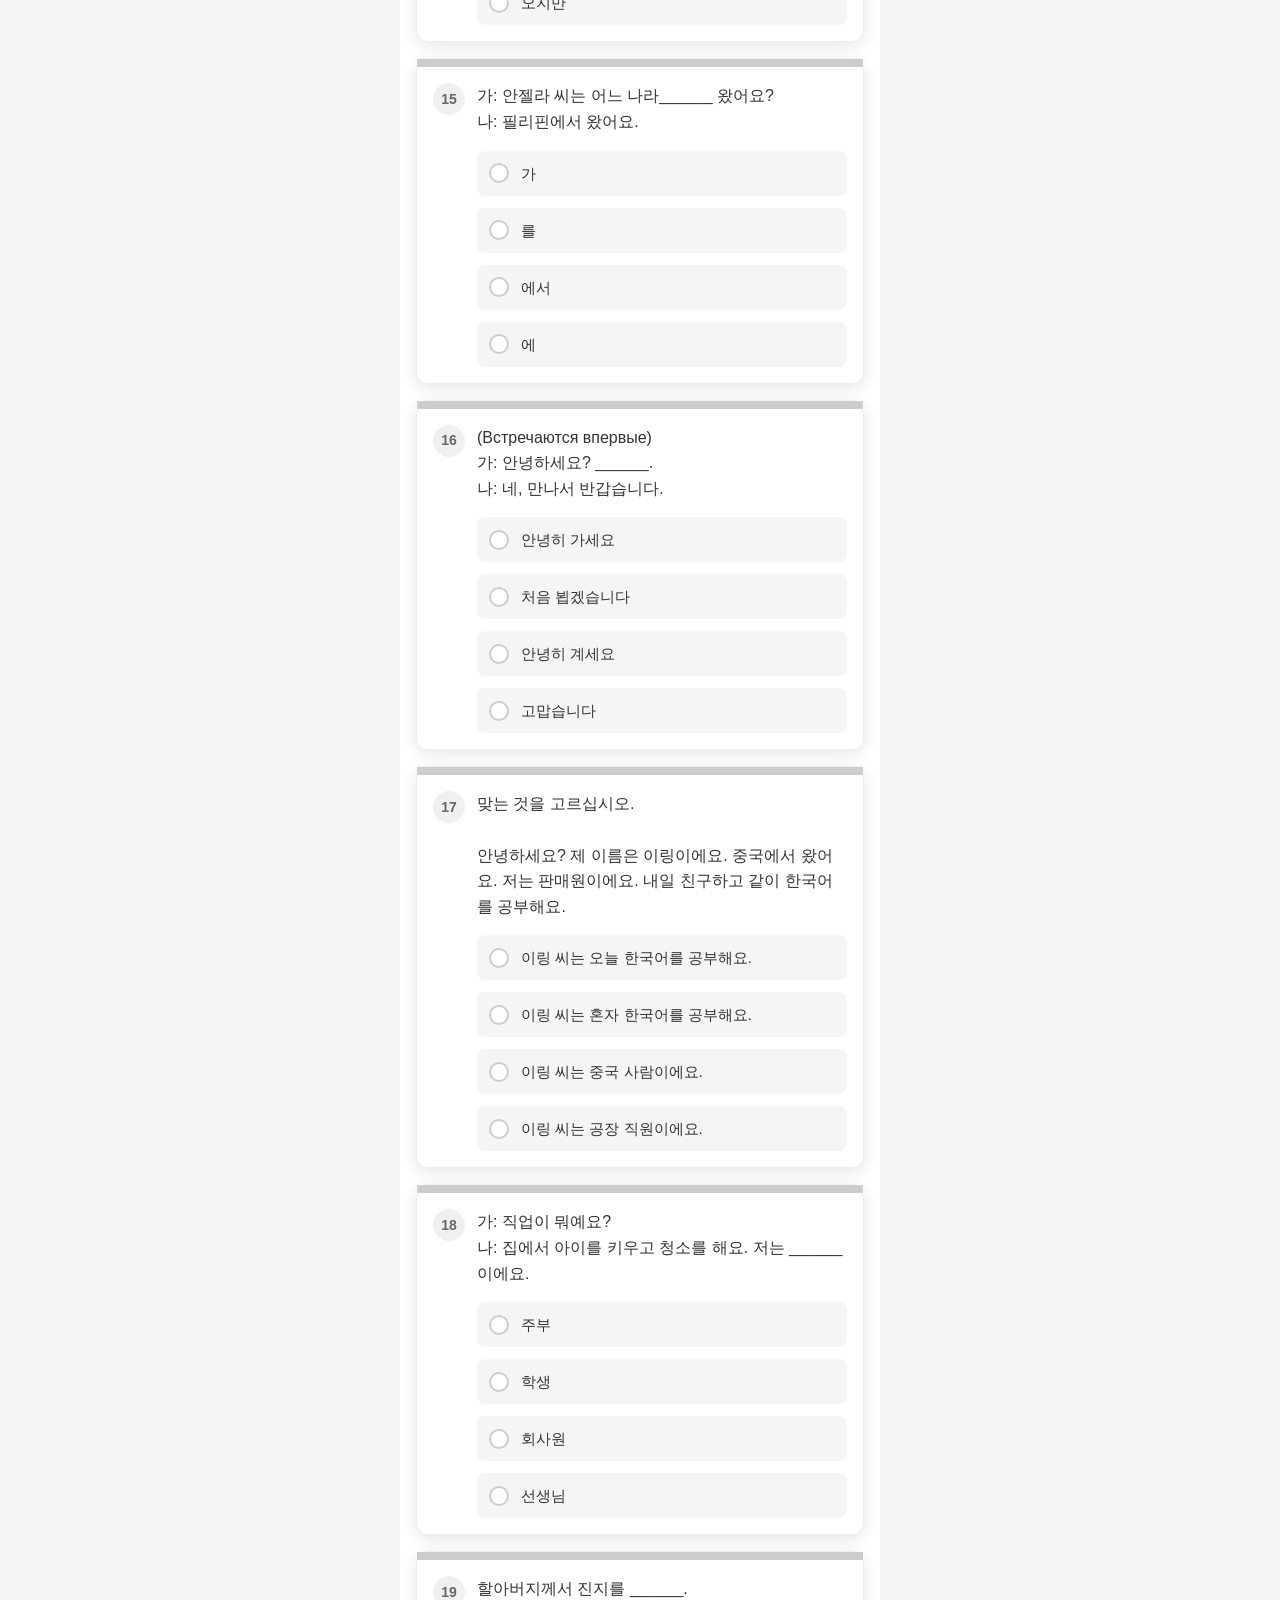
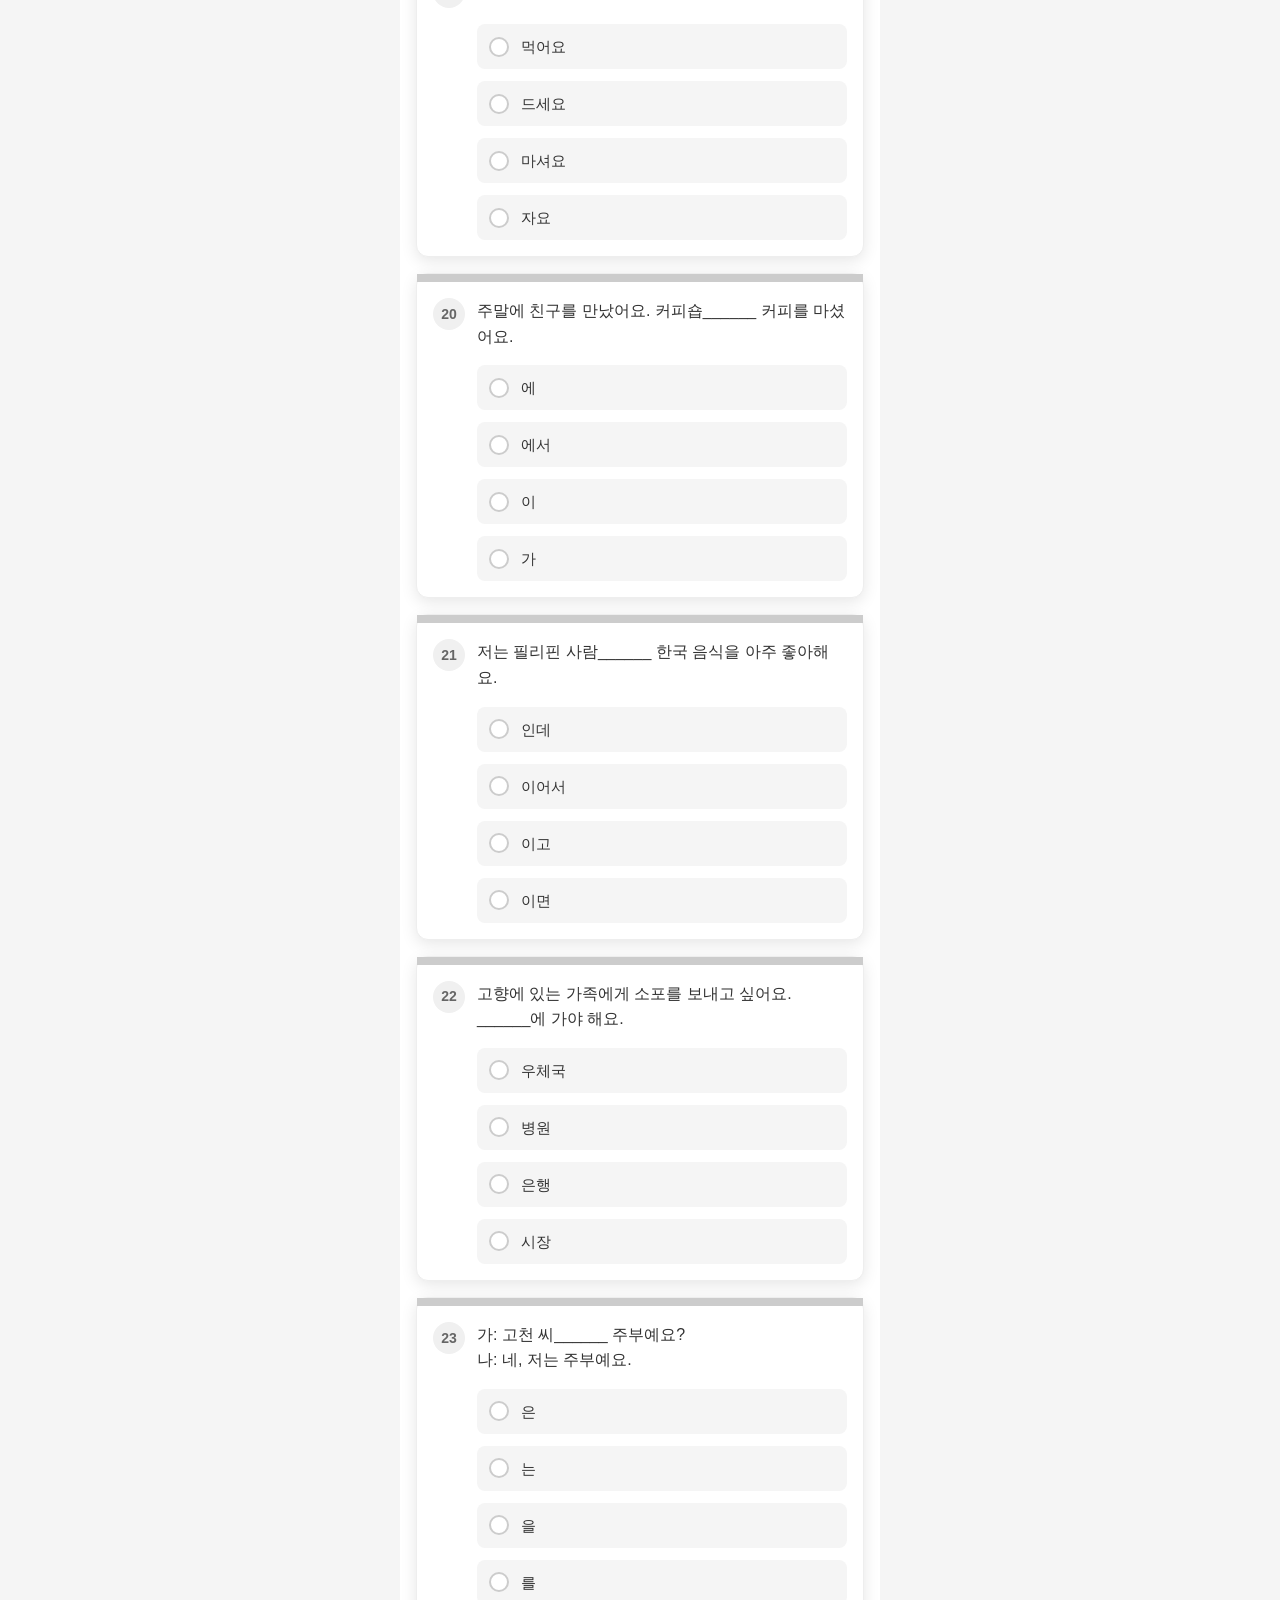
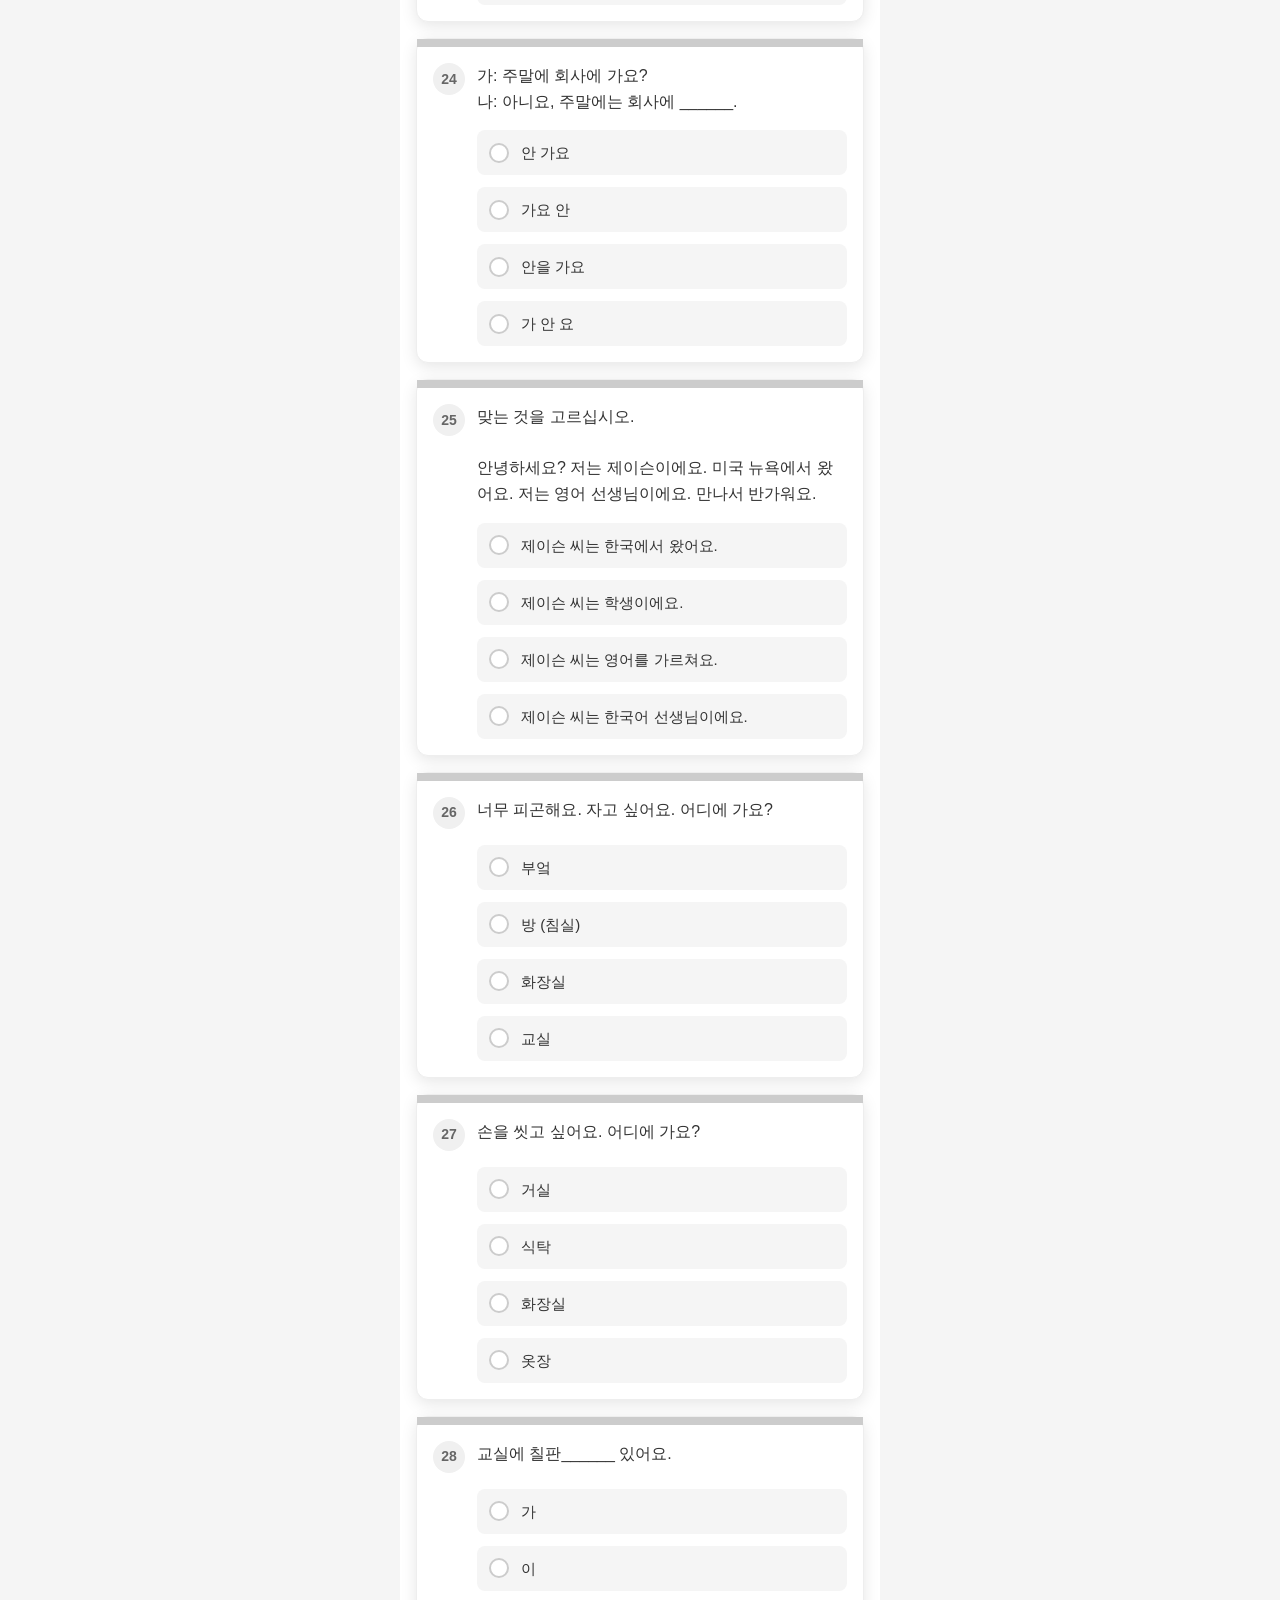
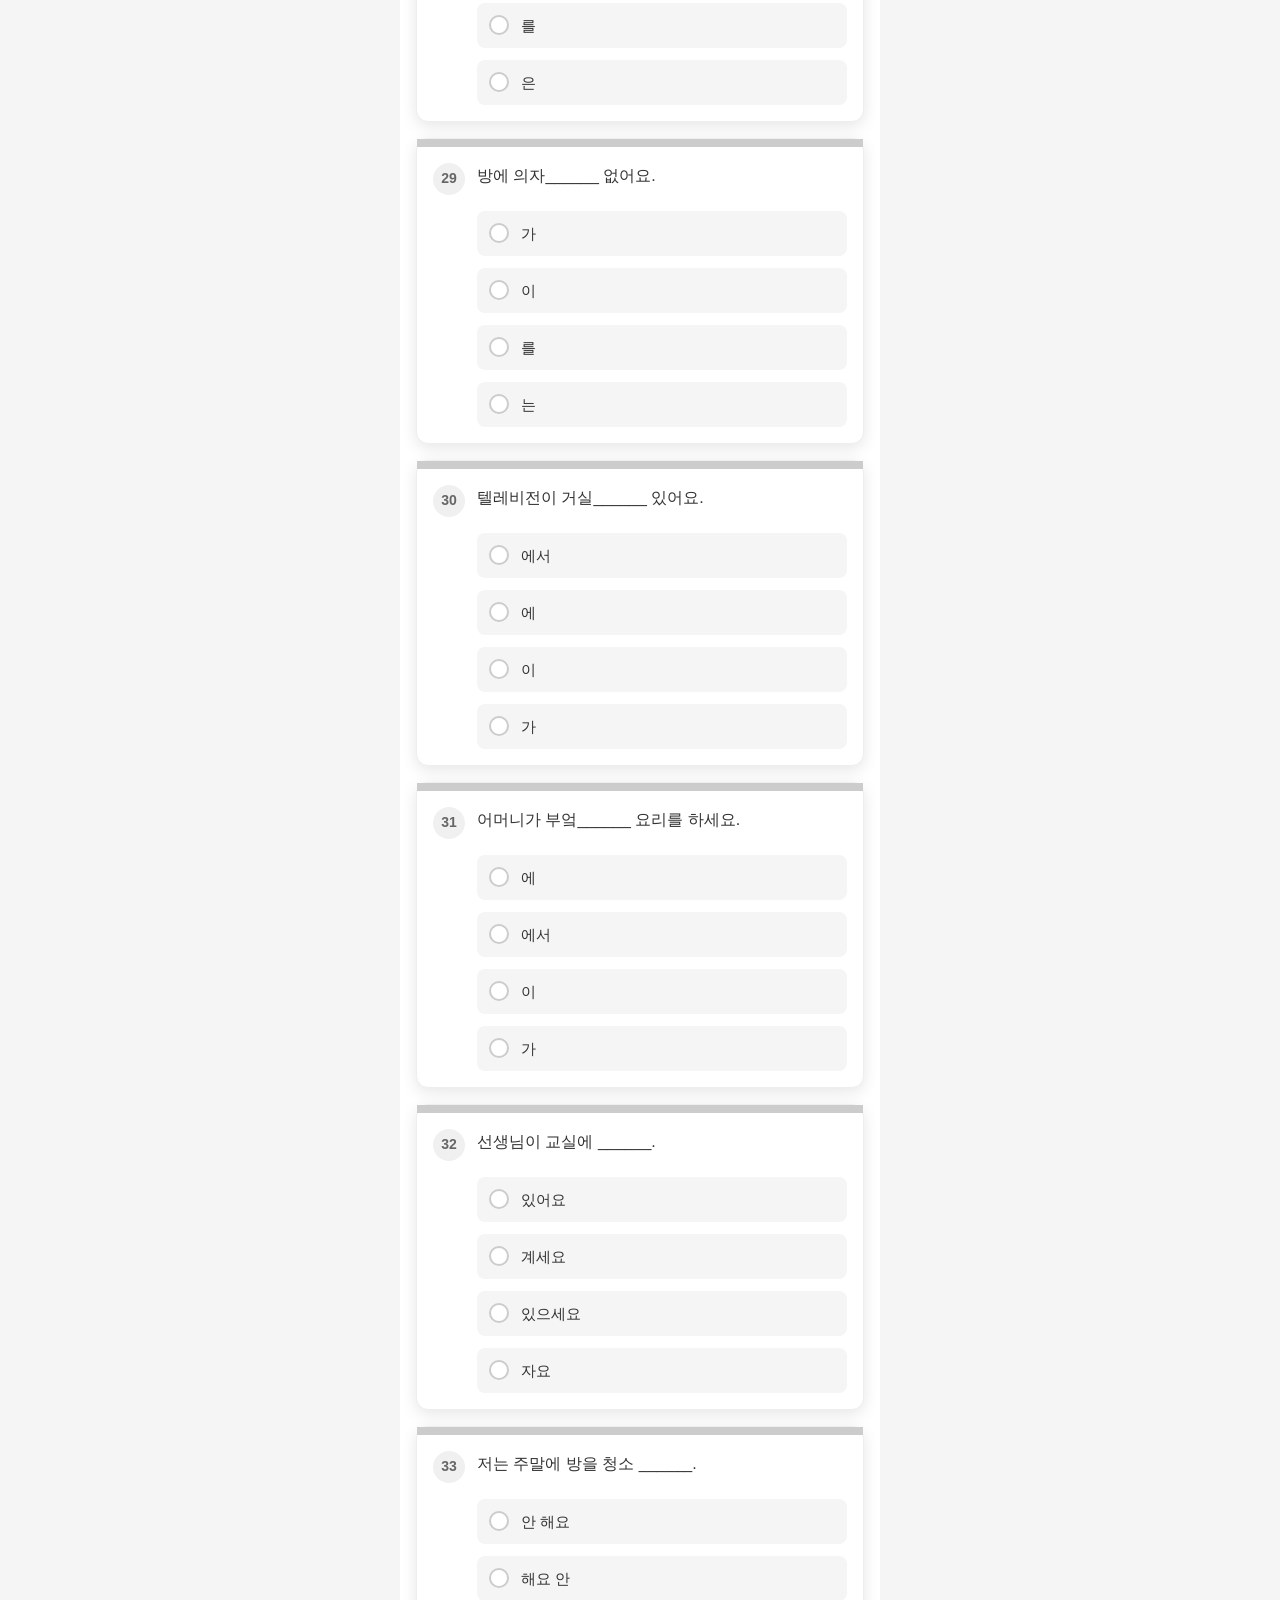
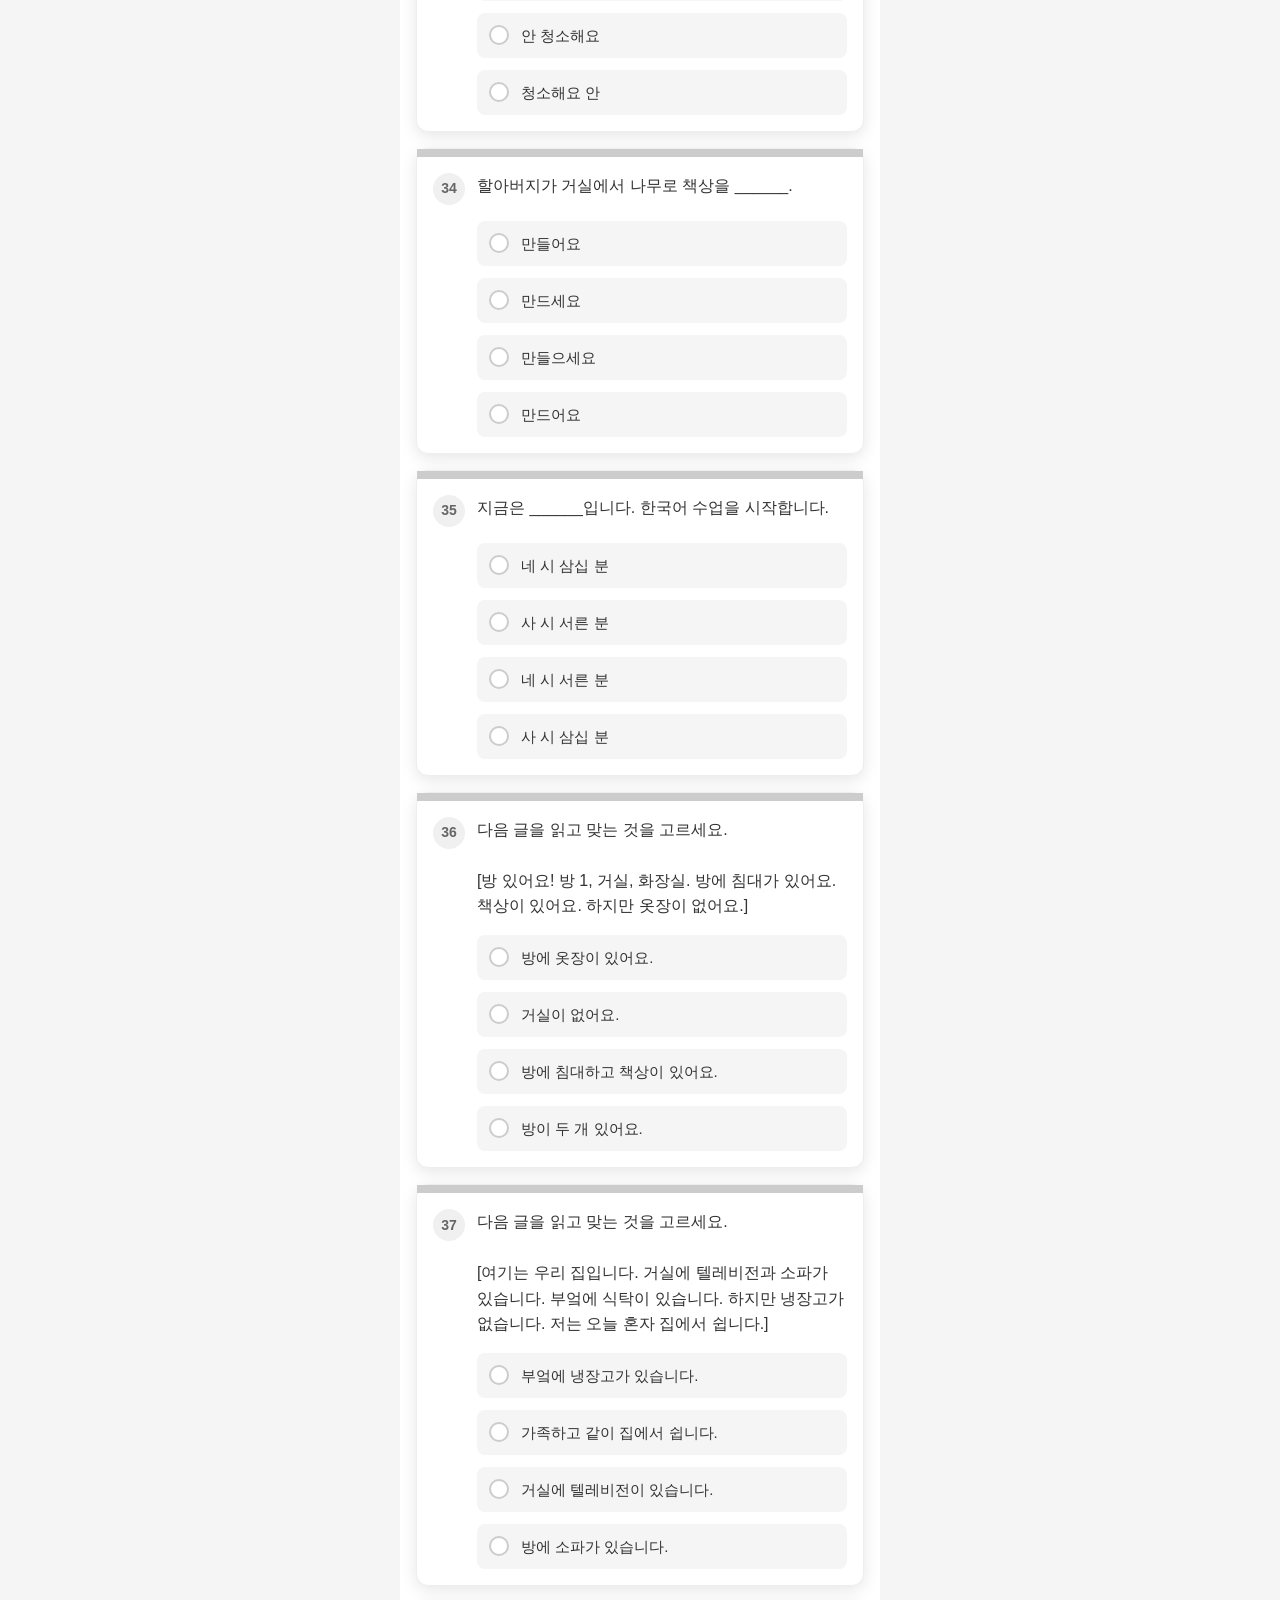
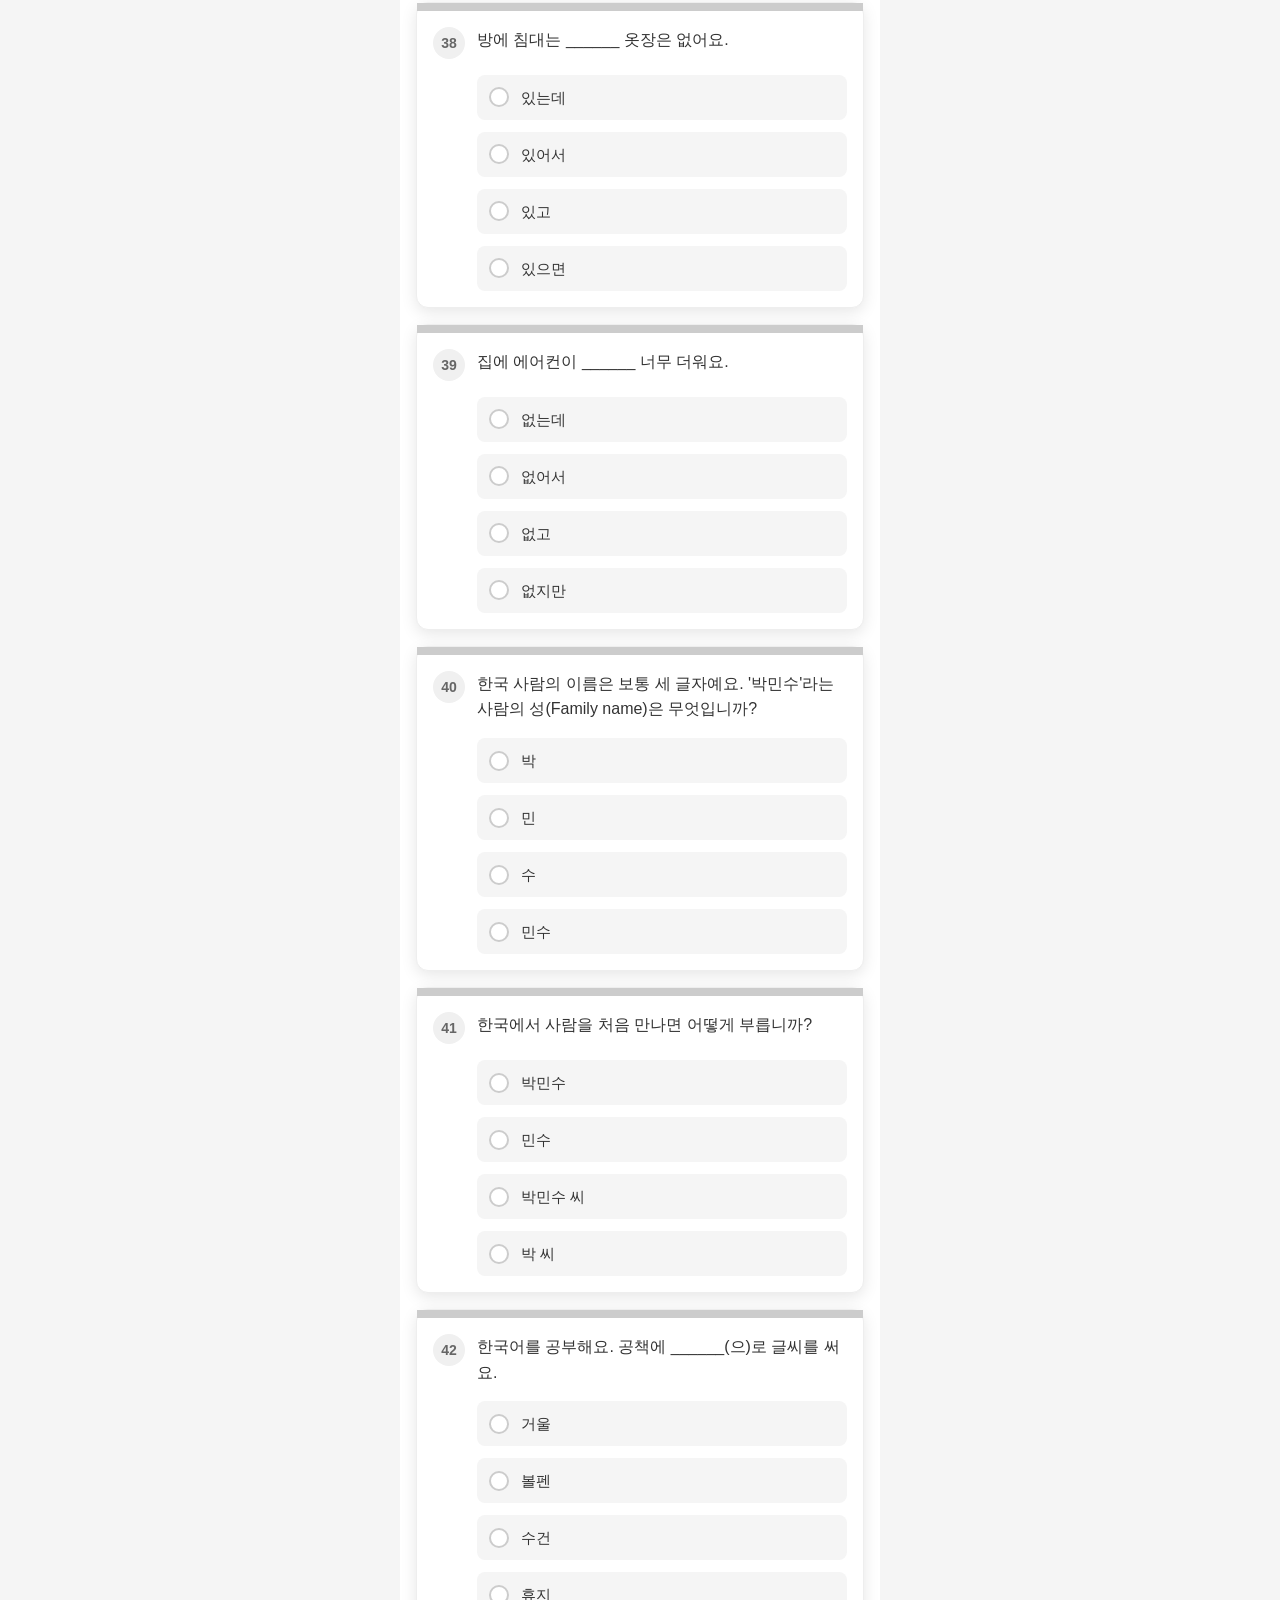
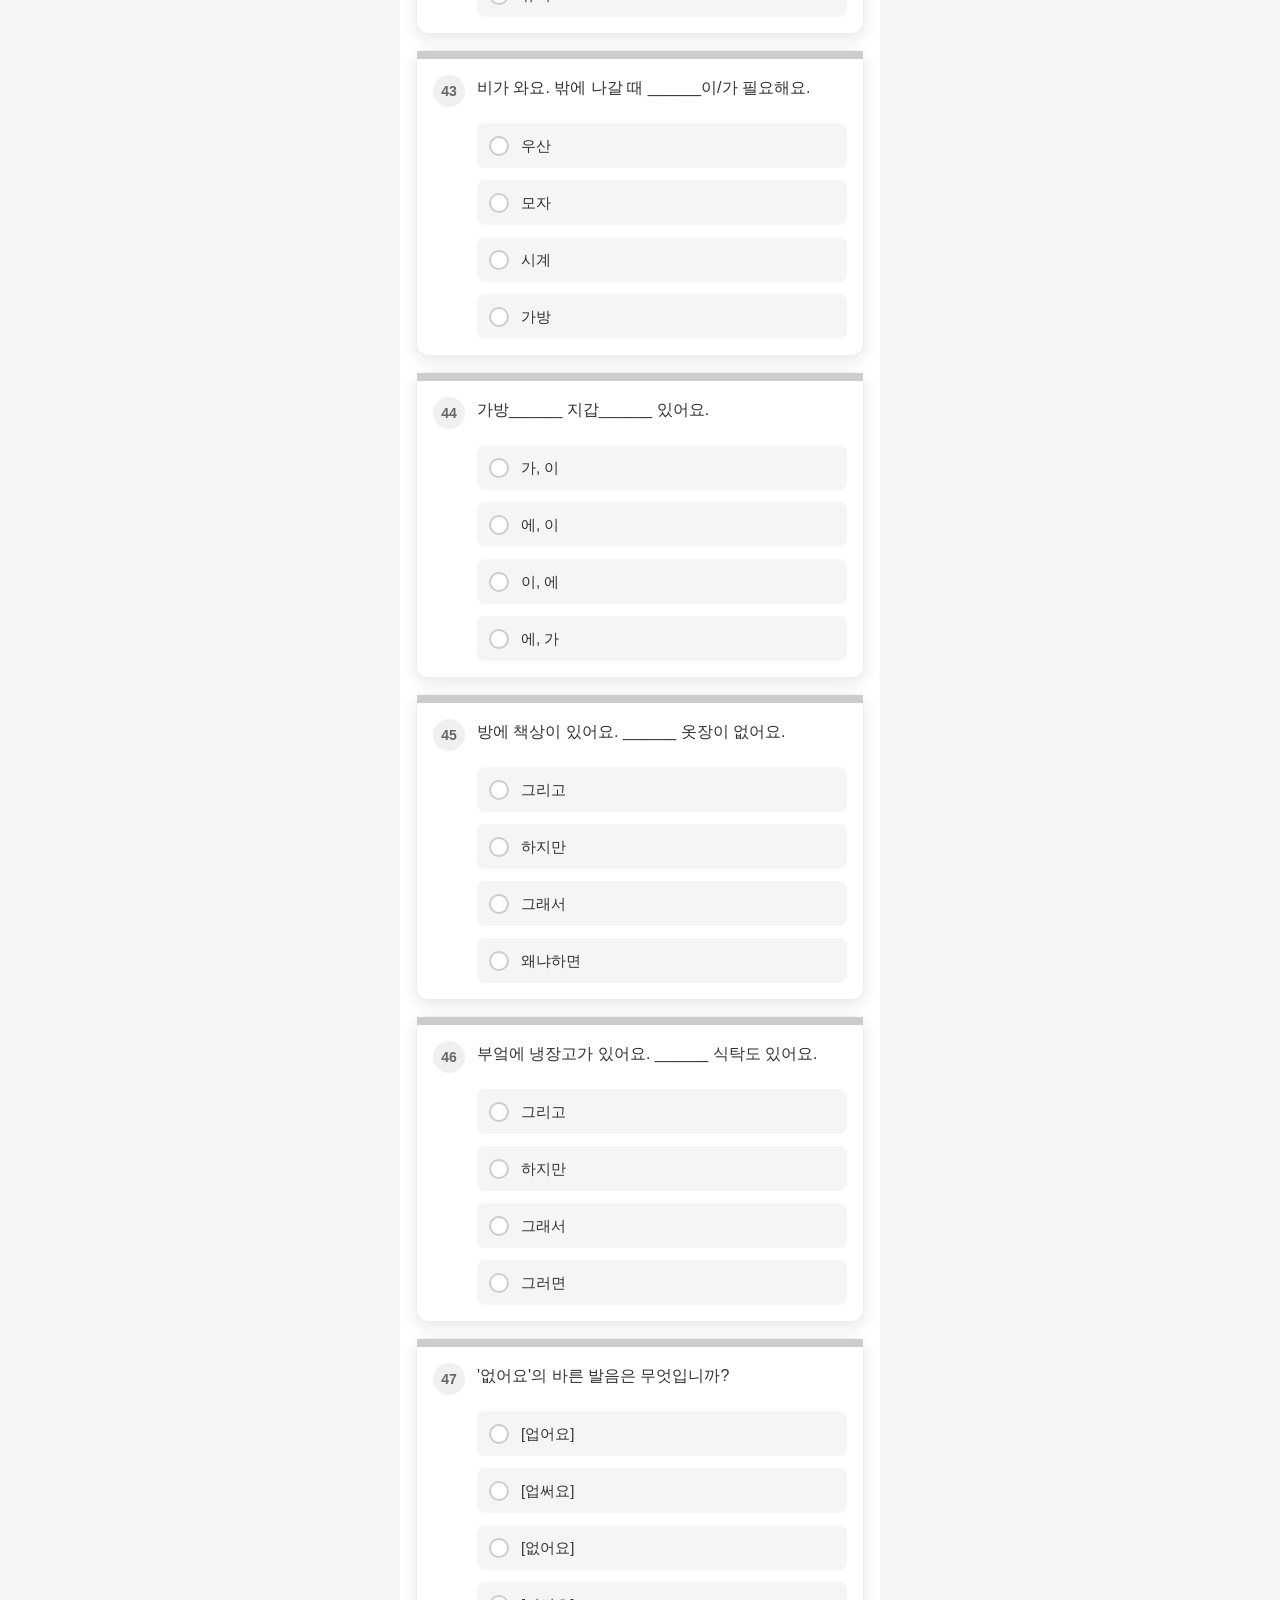
<file: pages/test-question.html>
<!DOCTYPE html>
<html lang="ru">
<head>
    <meta charset="UTF-8">
    <meta name="viewport" content="width=device-width, initial-scale=1.0">
    <title>Блок 1 — KIIP Easy</title>
    <link rel="stylesheet" href="../css/style.css">
    <link rel="stylesheet" href="../css/test-question.css?v=2">
</head>
<body class="theme-blue" id="bodyTheme">
    <div class="container">
        <!-- Прогресс-бар -->
        <div class="progress-bar">
            <div class="progress-bar-row">
                <span class="progress-block-chapters" id="blockChapters">1~4과</span>
            </div>
            <div class="progress-bar-row">
                <span class="progress-block-title" id="blockTitle">자기소개 학교 사무실</span>
                <span class="progress-stats">
                    <span class="progress-correct" id="progressCorrect">0</span>
                    <span class="progress-divider">🟢</span>
                    <span class="progress-wrong" id="progressWrong">0</span>
                    <span class="progress-divider">🔴</span>
                    <span class="progress-total">| <span id="progressTotal">100</span></span>
                </span>
            </div>
        </div>

        <!-- Контейнеры вопросов будут добавлены сюда через JavaScript -->
        <div id="questionsContainer"></div>

        <!-- Навигация (fixed внизу) -->
        <div class="test-nav-bottom">
            <a href="../index.html" class="nav-button-small nav-button-home">← Главная</a>
            <a href="#" class="nav-button-small nav-button-repeat" id="repeatButton">Пройти заново</a>
            <a href="#" class="nav-button-small nav-button-next" id="nextButton">Следующий тест →</a>
        </div>
    </div>

    <script src="../js/app.js?v=4"></script>
    <script>
        // ==================== ЗАГРУЗКА ДАННЫХ ИЗ JSON ====================
        let questions = [];
        let totalQuestions = 0;
        let correctCount = 0;
        let wrongCount = 0;
        const answeredQuestions = {};

        // Получаем номер блока из URL
        let currentBlock = 1;
        const blockThemes = {
            1: 'theme-blue',
            2: 'theme-yellow',
            3: 'theme-green',
            4: 'theme-pink'
        };
        const blockTitles = {
            1: 'Блок 1 (1-4과)',
            2: 'Блок 2 (5-9과)',
            3: 'Блок 3 (10-14과)',
            4: 'Блок 4 (15-18과)'
        };
        const blockInfo = {
            1: { title: '자기소개 학교 사무실', chapters: '1~4과', subtitle: 'Знакомство, школа, офис' },
            2: { title: '시간 음식 쇼핑', chapters: '5~9과', subtitle: 'Время, еда, покупки' },
            3: { title: '가족 교통 약국', chapters: '10~14과', subtitle: 'Семья, транспорт, аптека' },
            4: { title: '날씨 병원 계획', chapters: '15~18과', subtitle: 'Погода, больница, планы' }
        };

        // Количество вопросов по блокам (для сквозной нумерации)
        const blockSizes = {
            1: 100,
            2: 125,
            3: 125,
            4: 100
        };

        // Вычисляем смещение для сквозной нумерации
        function getGlobalQuestionNum(localNum) {
            let offset = 0;
            for (let i = 1; i < currentBlock; i++) {
                offset += blockSizes[i];
            }
            return offset + localNum;
        }

        // Загрузка JSON
        async function loadQuestions() {
            // Получаем номер блока из URL
            const urlParams = new URLSearchParams(window.location.search);
            currentBlock = parseInt(urlParams.get('block')) || 1;

            // Устанавливаем тему
            const theme = blockThemes[currentBlock] || 'theme-blue';
            document.getElementById('bodyTheme').className = theme;

            // Обновляем заголовок
            document.title = blockTitles[currentBlock] + ' — KIIP Easy';

            // Обновляем информацию о блоке в прогресс-баре
            const info = blockInfo[currentBlock];
            document.getElementById('blockTitle').textContent = info.title;
            document.getElementById('blockChapters').textContent = info.chapters;

            try {
                const response = await fetch(`../data/block${currentBlock}.json`);
                const data = await response.json();
                questions = data.questions;
                totalQuestions = questions.length;
                document.getElementById('progressTotal').textContent = totalQuestions;

                // Обновляем кнопку Следующий тест
                const nextButton = document.getElementById('nextButton');
                const nextBlock = currentBlock + 1;
                if (nextBlock > 4) {
                    nextButton.style.display = 'none';
                } else {
                    // TODO: здесь будет проверка подписки
                    nextButton.href = `test-question.html?block=${nextBlock}`;
                }

                // Добавляем обработчик для Пройти заново
                document.getElementById('repeatButton').onclick = function(e) {
                    e.preventDefault();
                    resetProgress();
                };

                renderAllQuestions();
            } catch (error) {
                console.error('Ошибка загрузки вопросов:', error);
                document.getElementById('questionsContainer').innerHTML = '<p style="padding: 20px; text-align: center;">Ошибка загрузки вопросов</p>';
            }
        }

        // ==================== РЕНДЕР ВСЕХ ВОПРОСОВ ====================
        function renderAllQuestions() {
            const container = document.getElementById('questionsContainer');
            container.innerHTML = '';

            questions.forEach((q, index) => {
                const num = index + 1;

                // Создаем HTML контейнера
                const questionHTML = createQuestionHTML(q, num);
                container.insertAdjacentHTML('beforeend', questionHTML);
            });

            // Добавляем кнопку Результат в конце
            const resultButtonHTML = `
                <div class="result-nav">
                    <a href="results.html?block=${currentBlock}" class="result-button">Результат</a>
                </div>
            `;
            container.insertAdjacentHTML('beforeend', resultButtonHTML);
        }

        // Создание HTML для одного вопроса
        function createQuestionHTML(q, num) {
            const globalNum = getGlobalQuestionNum(num);  // Сквозной номер
            let optionsHTML = '';
            q.options.forEach((opt, i) => {
                optionsHTML += `
                    <label class="option" onclick="selectOption(${num}, ${i + 1})">
                        <span class="option-radio"></span>
                        <span class="option-text">${opt}</span>
                    </label>
                `;
            });

            return `
                <div class="question-container" id="questionContainer${num}" data-question-id="${globalNum}">
                    <div class="status-bar status-pending" id="statusBar${num}"></div>

                    <div class="question-content">
                        <div class="question-number">${globalNum}</div>
                        <div class="question-text">${q.question}</div>
                    </div>

                    <div class="options" id="options${num}">
                        ${optionsHTML}
                    </div>

                    <button class="explanation-button ${blockThemes[currentBlock] || 'theme-blue'}" id="explanationButton${num}" onclick="showExplanation(${num})" style="display: none;">
                        Разбор ответа
                    </button>

                    <div class="explanation-sheet" id="explanationSheet${num}">
                        <div class="explanation-header">
                            <span class="explanation-title">Разбор ответа</span>
                            <span class="explanation-close" onclick="hideExplanation(${num})">×</span>
                        </div>
                        <div class="explanation-content">
                            ${q.explanation}
                        </div>
                        <div class="explanation-footer">
                            <span class="explanation-number">#${globalNum}</span>
                        </div>
                    </div>
                </div>
            `;
        }

        // ==================== ЛОГИКА ====================

        // Сохранение прогресса в localStorage
        function saveProgress() {
            const progress = JSON.parse(localStorage.getItem('kiip_progress') || '{}');

            progress[`block${currentBlock}`] = {
                correct: Object.keys(answeredQuestions).filter(num => {
                    const q = questions[num - 1];
                    return q && answeredQuestions[num] && q.correctAnswer === progress[`block${currentBlock}`]?.answers?.[num];
                }).map(Number),
                wrong: [],
                answered: Object.keys(answeredQuestions).map(Number),
                total: totalQuestions,
                completed: Object.keys(answeredQuestions).length === totalQuestions
            };

            // Пересчитываем correct и wrong правильно
            const correct = [];
            const wrong = [];
            const answers = {};

            Object.keys(answeredQuestions).forEach(num => {
                const q = questions[num - 1];
                if (q) {
                    answers[num] = q.correctAnswer;
                    if (q.userCorrect) {
                        correct.push(parseInt(num));
                    } else {
                        wrong.push(parseInt(num));
                    }
                }
            });

            progress[`block${currentBlock}`] = {
                correct: correct,
                wrong: wrong,
                answered: Object.keys(answeredQuestions).map(Number),
                answers: answers,
                total: totalQuestions,
                completed: Object.keys(answeredQuestions).length === totalQuestions
            };

            localStorage.setItem('kiip_progress', JSON.stringify(progress));
        }

        // Обновление прогресс-бара
        function updateProgress() {
            document.getElementById('progressCorrect').textContent = correctCount;
            document.getElementById('progressWrong').textContent = wrongCount;
            saveProgress();
        }

        // Выбор варианта
        function selectOption(questionNum, optionNumber) {
            if (answeredQuestions[questionNum]) return;

            answeredQuestions[questionNum] = true;
            const question = questions[questionNum - 1];
            const isCorrect = optionNumber === question.correctAnswer;

            // Сохраняем результат ответа в объекте вопроса
            question.userCorrect = isCorrect;

            const optionsContainer = document.getElementById(`options${questionNum}`);
            optionsContainer.querySelectorAll('.option').forEach(opt => {
                opt.classList.add('option-disabled');
                opt.style.pointerEvents = 'none';
            });

            event.currentTarget.classList.add('option-selected');

            const statusBar = document.getElementById(`statusBar${questionNum}`);
            statusBar.classList.remove('status-pending');

            if (isCorrect) {
                statusBar.classList.add('status-correct');
                correctCount++;
            } else {
                statusBar.classList.add('status-wrong');
                wrongCount++;
            }

            updateProgress();
            document.getElementById(`explanationButton${questionNum}`).style.display = 'block';
        }

        // Показать разбор
        function showExplanation(questionNum) {
            const sheet = document.getElementById(`explanationSheet${questionNum}`);
            const container = document.getElementById(`questionContainer${questionNum}`);

            sheet.classList.add('explanation-visible');

            const progressBar = document.querySelector('.progress-bar');
            const offset = progressBar.offsetHeight;
            const containerRect = container.getBoundingClientRect();
            const targetPosition = window.pageYOffset + containerRect.top - offset;

            window.scrollTo({
                top: Math.max(0, targetPosition),
                behavior: 'smooth'
            });
        }

        // Скрыть разбор
        function hideExplanation(questionNum) {
            document.getElementById(`explanationSheet${questionNum}`).classList.remove('explanation-visible');
        }

        // Сброс прогресса и перезагрузка страницы
        function resetProgress() {
            const progress = JSON.parse(localStorage.getItem('kiip_progress') || '{}');
            delete progress[`block${currentBlock}`];
            localStorage.setItem('kiip_progress', JSON.stringify(progress));
            window.location.reload();
        }

        // Скролл к якорю
        function scrollToAnchor() {
            const hash = window.location.hash;
            if (hash) {
                const target = document.querySelector(hash);
                if (target) {
                    target.scrollIntoView({ behavior: 'auto', block: 'start' });
                }
            }
        }

        // Инициализация
        document.addEventListener('DOMContentLoaded', async function() {
            await loadQuestions();
            // Ждем рендеринга DOM
            setTimeout(scrollToAnchor, 100);
        });
    </script>
</body>
</html>
</file>
<file: css/style.css>
* {
    margin: 0;
    padding: 0;
    box-sizing: border-box;
}

body {
    font-family: -apple-system, BlinkMacSystemFont, 'Segoe UI', Roboto, Oxygen, Ubuntu, sans-serif;
    background: #f5f5f5;
    color: #333;
    line-height: 1.6;
}

.container {
    max-width: 480px;
    margin: 0 auto;
    min-height: 100vh;
    background: #fff;
}

/* Header */
.header {
    background: #fff;
    padding: 20px;
    text-align: center;
    border-bottom: 1px solid #eee;
}

.logo {
    font-size: 28px;
    font-weight: 700;
    color: #333;
}

.subtitle {
    font-size: 14px;
    color: #888;
    margin-top: 4px;
}

/* Blocks */
.blocks {
    padding: 20px;
    display: flex;
    flex-direction: column;
    gap: 16px;
}

.block {
    border-radius: 12px;
    padding: 20px;
    cursor: pointer;
    transition: transform 0.2s, box-shadow 0.2s;
    box-shadow: 0 2px 8px rgba(0, 0, 0, 0.08);
}

.block:hover {
    transform: translateY(-2px);
    box-shadow: 0 4px 12px rgba(0, 0, 0, 0.12);
}

.block:active {
    transform: scale(0.98);
}

/* Block colors */
.block-blue {
    background: linear-gradient(135deg, #4a90d9 0%, #5ba3f5 100%);
    color: #fff;
}

.block-yellow {
    background: linear-gradient(135deg, #f5a623 0%, #f7b955 100%);
    color: #fff;
}

.block-green {
    background: linear-gradient(135deg, #50c878 0%, #66d491 100%);
    color: #fff;
}

.block-pink {
    background: linear-gradient(135deg, #e91e63 0%, #f06a92 100%);
    color: #fff;
}

/* Block header */
.block-header {
    display: flex;
    justify-content: space-between;
    align-items: center;
    margin-bottom: 12px;
}

.block-chapters {
    font-size: 18px;
    font-weight: 600;
    opacity: 0.95;
}

.block-badge {
    background: rgba(255, 255, 255, 0.3);
    padding: 4px 10px;
    border-radius: 20px;
    font-size: 11px;
    font-weight: 600;
}

/* Block title */
.block-title {
    font-size: 20px;
    font-weight: 600;
    margin-bottom: 4px;
}

.block-subtitle {
    font-size: 14px;
    opacity: 0.85;
    margin-bottom: 16px;
}

/* Block button */
.block-button {
    background: rgba(255, 255, 255, 0.25);
    border: none;
    padding: 12px 24px;
    border-radius: 8px;
    color: #fff;
    font-size: 15px;
    font-weight: 500;
    cursor: pointer;
    width: 100%;
    transition: background 0.2s;
}

.block-button:hover {
    background: rgba(255, 255, 255, 0.35);
}

/* Footer */
.footer {
    padding: 20px;
    text-align: center;
    font-size: 13px;
    color: #888;
    border-top: 1px solid #eee;
}

/* Responsive */
@media (max-width: 360px) {
    .logo {
        font-size: 24px;
    }

    .block-title {
        font-size: 18px;
    }
}
</file>
<file: css/payment.css>
* {
    margin: 0;
    padding: 0;
    box-sizing: border-box;
}

body {
    font-family: -apple-system, BlinkMacSystemFont, 'Segoe UI', Roboto, Oxygen, Ubuntu, sans-serif;
    background: linear-gradient(135deg, #667eea 0%, #764ba2 100%);
    min-height: 100vh;
    display: flex;
    align-items: center;
    justify-content: center;
    padding: 20px;
}

.payment-container {
    background: white;
    border-radius: 20px;
    padding: 40px 30px;
    max-width: 420px;
    width: 100%;
    box-shadow: 0 20px 60px rgba(0, 0, 0, 0.3);
    text-align: center;
}

/* ========== Иконка замка ========== */

.lock-icon {
    font-size: 48px;
    margin-bottom: 20px;
}

.payment-title {
    font-size: 24px;
    color: #333;
    margin-bottom: 15px;
}

/* ========== Цена ========== */

.price-block {
    display: flex;
    align-items: baseline;
    justify-content: center;
    gap: 8px;
    margin-bottom: 15px;
}

.price-amount {
    font-size: 36px;
    font-weight: bold;
    color: #667eea;
}

.price-period {
    font-size: 16px;
    color: #888;
}

/* ========== Описание ========== */

.payment-description {
    font-size: 14px;
    color: #666;
    margin-bottom: 25px;
    line-height: 1.5;
}

/* ========== Разделитель ========== */

.divider {
    height: 1px;
    background: #e0e0e0;
    margin: 25px 0;
}

/* ========== Кнопки мессенджеров ========== */

.messenger-buttons {
    display: flex;
    gap: 10px;
    margin: 20px 0;
}

.messenger-btn {
    flex: 1;
    display: flex;
    align-items: center;
    justify-content: center;
    gap: 8px;
    padding: 14px 12px;
    border: none;
    border-radius: 12px;
    font-size: 13px;
    font-weight: 600;
    cursor: pointer;
    transition: all 0.2s;
    line-height: 1.3;
}

.whatsapp-btn {
    background: #25d366;
    color: white;
}

.whatsapp-btn:hover {
    background: #20bd5a;
    transform: translateY(-2px);
    box-shadow: 0 4px 12px rgba(37, 211, 102, 0.3);
}

.telegram-btn {
    background: #0088cc;
    color: white;
}

.telegram-btn:hover {
    background: #0077b5;
    transform: translateY(-2px);
    box-shadow: 0 4px 12px rgba(0, 136, 204, 0.3);
}

.messenger-btn:active {
    transform: translateY(0);
}

/* ========== Переключатель активации ========== */

.activation-toggle {
    background: transparent;
    border: none;
    color: #888;
    font-size: 13px;
    cursor: pointer;
    padding: 8px 16px;
    border-radius: 8px;
    transition: all 0.2s;
    display: inline-flex;
    align-items: center;
    gap: 6px;
}

.activation-toggle:hover {
    background: #f5f5f5;
    color: #667eea;
}

.toggle-arrow {
    font-size: 10px;
    transition: transform 0.2s;
}

/* ========== Блок активации ========== */

.activation-section {
    margin-top: 20px;
    text-align: left;
    transition: all 0.3s ease;
    overflow: hidden;
}

.activation-section.hidden {
    display: none;
}

.activation-title {
    font-size: 14px;
    font-weight: 600;
    color: #333;
    margin-bottom: 10px;
}

.device-id-block {
    display: flex;
    align-items: center;
    gap: 8px;
    background: #f5f5f5;
    border-radius: 10px;
    padding: 12px 16px;
}

.device-id-text {
    font-family: 'Courier New', monospace;
    font-size: 13px;
    color: #333;
    word-break: break-all;
    flex: 1;
}

.copy-btn {
    background: white;
    border: none;
    padding: 6px;
    border-radius: 6px;
    cursor: pointer;
    display: flex;
    align-items: center;
    justify-content: center;
    color: #667eea;
    transition: all 0.2s;
    flex-shrink: 0;
}

.copy-btn:hover {
    background: #667eea;
    color: white;
}

.copy-feedback {
    font-size: 12px;
    color: #4caf50;
    margin-top: 8px;
    display: none;
}

.activation-instruction {
    font-size: 13px;
    color: #666;
    margin: 15px 0 10px;
    line-height: 1.5;
}

.key-input-block {
    display: flex;
    gap: 8px;
}

.key-input {
    flex: 1;
    padding: 12px 16px;
    border: 2px solid #e0e0e0;
    border-radius: 10px;
    font-size: 14px;
    font-family: 'Courier New', monospace;
    text-transform: uppercase;
    transition: border-color 0.2s;
}

.key-input:focus {
    outline: none;
    border-color: #667eea;
}

.activate-btn {
    padding: 12px 20px;
    background: #667eea;
    color: white;
    border: none;
    border-radius: 10px;
    font-size: 14px;
    font-weight: 600;
    cursor: pointer;
    transition: all 0.2s;
    white-space: nowrap;
}

.activate-btn:hover {
    background: #5568d3;
    transform: translateY(-1px);
}

.activate-btn:active {
    transform: translateY(0);
}

.activation-feedback {
    font-size: 13px;
    margin-top: 10px;
    min-height: 20px;
}

.activation-feedback.success {
    color: #4caf50;
}

.activation-feedback.error {
    color: #f44336;
}

/* ========== Кнопка назад ========== */

.back-btn {
    background: transparent;
    border: 2px solid #e0e0e0;
    color: #666;
    padding: 10px 20px;
    border-radius: 10px;
    font-size: 14px;
    cursor: pointer;
    transition: all 0.2s;
    margin-top: 20px;
}

.back-btn:hover {
    border-color: #667eea;
    color: #667eea;
}

/* ========== Адаптив ========== */

@media (max-width: 480px) {
    .payment-container {
        padding: 30px 20px;
    }

    .price-amount {
        font-size: 28px;
    }

    .messenger-buttons {
        flex-direction: column;
    }

    .messenger-btn {
        padding: 12px 16px;
    }

    .key-input-block {
        flex-direction: column;
    }

    .activate-btn {
        width: 100%;
    }
}
</file>
<file: css/results.css>
/* Заголовок результатов */
.results-header {
    text-align: center;
    padding: 24px 16px;
}

.results-header h1 {
    font-size: 22px;
    margin-bottom: 8px;
    color: #333;
}

.block-subtitle {
    color: #888;
    font-size: 14px;
    margin: 0;
}

/* Прогресс-бар результатов */
.result-progress-bar {
    background: #fff;
    padding: 20px;
    margin: 0 16px 16px;
    border-radius: 12px;
    box-shadow: 0 2px 8px rgba(0, 0, 0, 0.08);
    text-align: center;
}

.progress-stats {
    font-size: 20px;
    font-weight: 600;
}

.stat-correct {
    color: #50c878;
}

.stat-wrong {
    color: #e91e63;
}

.stat-divider {
    margin: 0 6px;
}

.stat-total {
    color: #888;
}

/* Сообщение если тест не закончен */
.not-completed {
    text-align: center;
    padding: 40px 20px;
    color: #888;
}

.not-completed p {
    margin: 8px 0;
    font-size: 16px;
}

/* Номера непройденных вопросов */
.not-completed-numbers {
    display: flex;
    flex-wrap: wrap;
    justify-content: center;
    gap: 8px;
    margin-top: 20px;
}

.question-number-circle {
    width: 32px;
    height: 32px;
    min-width: 32px;
    background: #f0f0f0;
    border-radius: 50%;
    display: flex;
    align-items: center;
    justify-content: center;
    font-weight: 600;
    font-size: 14px;
    color: #888;
    text-decoration: none;
    transition: background 0.2s, color 0.2s;
}

.question-number-circle:hover {
    background: #4a90d9;
    color: #fff;
}

/* Список ошибок */
.errors-list {
    padding: 0 16px 20px;
}

.error-item {
    background: #fff;
    padding: 16px;
    margin-bottom: 12px;
    border-radius: 12px;
    box-shadow: 0 2px 8px rgba(0, 0, 0, 0.08);
    border-left: 4px solid #e91e63;
}

.error-number {
    font-weight: 600;
    font-size: 15px;
    color: #e91e63;
    display: block;
    margin-bottom: 8px;
}

.error-text {
    font-size: 15px;
    color: #333;
    line-height: 1.5;
    margin: 8px 0;
}

.error-link {
    color: #4a90d9;
    text-decoration: none;
    font-size: 14px;
    font-weight: 500;
    display: inline-block;
    margin-top: 8px;
}

.error-link:hover {
    text-decoration: underline;
}

/* Нет ошибок */
.no-errors {
    text-align: center;
    padding: 40px 20px;
    background: #f0f9f4;
    border-radius: 12px;
    color: #50c878;
    font-size: 18px;
    margin: 0 16px;
}
</file>
<file: css/test-question.css>
/* Цветовые темы блоков */
body.theme-blue .explanation-button {
    background: linear-gradient(135deg, #4a90d9 0%, #5ba3f5 100%);
}
body.theme-blue .option-selected .option-radio {
    border-color: #4a90d9;
    background: #4a90d9;
}

body.theme-yellow .explanation-button {
    background: linear-gradient(135deg, #f5a623 0%, #f7b955 100%);
}
body.theme-yellow .option-selected .option-radio {
    border-color: #f5a623;
    background: #f5a623;
}

body.theme-green .explanation-button {
    background: linear-gradient(135deg, #50c878 0%, #66d491 100%);
}
body.theme-green .option-selected .option-radio {
    border-color: #50c878;
    background: #50c878;
}

body.theme-pink .explanation-button {
    background: linear-gradient(135deg, #e91e63 0%, #f06a92 100%);
}
body.theme-pink .option-selected .option-radio {
    border-color: #e91e63;
    background: #e91e63;
}

/* Прогресс-бар */
.progress-bar {
    position: fixed;
    top: 0;
    left: 0;
    right: 0;
    background: #fff;
    padding: 8px 16px;
    border-bottom: 1px solid #eee;
    z-index: 1000;
    box-shadow: 0 2px 4px rgba(0, 0, 0, 0.05);
}

.progress-bar-row {
    display: flex;
    justify-content: space-between;
    align-items: center;
}

.progress-block-chapters {
    font-size: 18px;
    color: #333;
    font-weight: 700;
}

.progress-block-title {
    font-size: 15px;
    font-weight: 400;
    color: #666;
}

.progress-stats {
    font-weight: 600;
    font-size: 15px;
    white-space: nowrap;
}

/* Минимальная высота для скролла */
body {
    min-height: 200vh;
}

.progress-correct {
    color: #50c878;
}

.progress-wrong {
    color: #e91e63;
}

.progress-divider {
    margin: 0 4px;
}

.progress-total {
    color: #888;
}

/* Контейнер вопроса */
.question-container {
    margin: 16px;
    background: #fff;
    border-radius: 12px;
    box-shadow: 0 4px 16px rgba(0, 0, 0, 0.1);
    border: 1px solid #eee;
    scroll-margin-top: 70px;
}

/* Отступ от прогресс-бара */
.container {
    padding-top: 85px;
    padding-bottom: 60px;  /* Отступ для навигации внизу */
}

/* Полоса статуса */
.status-bar {
    height: 8px;
    transition: background 0.3s;
}

.status-pending {
    background: #ccc;
}

.status-correct {
    background: #50c878;
}

.status-wrong {
    background: #e91e63;
}

/* Контент вопроса (номер + текст) */
.question-content {
    padding: 16px;
    display: flex;
    gap: 12px;
}

/* Номер вопроса */
.question-number {
    width: 32px;
    height: 32px;
    min-width: 32px;
    background: #f0f0f0;
    border-radius: 50%;
    display: flex;
    align-items: center;
    justify-content: center;
    font-weight: 600;
    font-size: 14px;
    color: #666;
}

/* Текст вопроса */
.question-text {
    font-size: 16px;
    line-height: 1.6;
    color: #333;
    flex: 1;
}

/* Варианты ответов */
.options {
    padding: 0 16px 16px 60px;
    display: flex;
    flex-direction: column;
    gap: 12px;
}

.option {
    display: flex;
    align-items: center;
    gap: 12px;
    padding: 12px;
    border-radius: 8px;
    background: #f5f5f5;
    cursor: pointer;
    transition: background 0.2s;
    color: #333;
}

.option:hover {
    background: #ebebeb;
}

.option-radio {
    width: 20px;
    height: 20px;
    border: 2px solid #ccc;
    border-radius: 50%;
    position: relative;
    flex-shrink: 0;
    background: #fff;
}

.option-selected .option-radio {
    border-color: #4a90d9;
    background: #4a90d9;
}

.option-selected .option-radio::after {
    content: '';
    position: absolute;
    top: 50%;
    left: 50%;
    transform: translate(-50%, -50%);
    width: 8px;
    height: 8px;
    background: #fff;
    border-radius: 50%;
}

.option-text {
    font-size: 15px;
    line-height: 1.4;
}

.option-disabled {
    opacity: 0.6;
    cursor: not-allowed;
}

.option-disabled:hover {
    background: rgba(255, 255, 255, 0.1);
}

/* Кнопка разбор */
.explanation-button {
    width: calc(100% - 32px);
    margin: 0 16px 16px;
    padding: 14px;
    border: none;
    border-radius: 8px;
    color: #fff;
    font-size: 15px;
    font-weight: 600;
    cursor: pointer;
    transition: transform 0.2s, box-shadow 0.2s;
    box-shadow: 0 2px 4px rgba(0, 0, 0, 0.1);
}

.explanation-button:hover {
    transform: translateY(-1px);
    box-shadow: 0 4px 8px rgba(0, 0, 0, 0.15);
}

.explanation-button:active {
    transform: translateY(0);
}

/* Листок с разбором */
.explanation-sheet {
    max-height: 0;
    overflow: hidden;
    transition: max-height 0.4s ease-out;
    background: rgba(255, 255, 255, 0.95);
}

.explanation-sheet.explanation-visible {
    max-height: none;
}

.explanation-header {
    display: flex;
    justify-content: space-between;
    align-items: center;
    padding: 12px 16px;
    border-bottom: 1px solid #eee;
}

.explanation-title {
    font-weight: 600;
    font-size: 15px;
}

.explanation-close {
    font-size: 24px;
    cursor: pointer;
    color: #888;
    line-height: 1;
}

.explanation-close:hover {
    color: #333;
}

.explanation-content {
    padding: 16px;
    font-size: 14px;
    line-height: 1.6;
    color: #333;
}

.explanation-content p {
    margin-bottom: 12px;
}

.explanation-content p:last-child {
    margin-bottom: 0;
}

.explanation-footer {
    padding: 8px 16px;
    text-align: right;
    border-top: 1px solid #eee;
}

.explanation-number {
    font-size: 11px;
    color: #ccc;
}

/* Кнопка Результат (в конце вопросов) */
.result-nav {
    padding: 20px 16px;
    text-align: center;
}

.result-button {
    display: inline-block;
    padding: 14px 48px;
    background: linear-gradient(135deg, #4a90d9 0%, #5ba3f5 100%);
    color: #fff;
    text-decoration: none;
    border-radius: 8px;
    font-size: 16px;
    font-weight: 600;
    box-shadow: 0 4px 12px rgba(74, 144, 217, 0.3);
    transition: transform 0.2s, box-shadow 0.2s;
}

.result-button:hover {
    transform: translateY(-1px);
    box-shadow: 0 6px 16px rgba(74, 144, 217, 0.4);
}

/* Навигация (Главная, Пройти заново, Следующий тест) */
.test-nav-bottom {
    position: fixed;
    bottom: 0;
    left: 0;
    right: 0;
    background: #fff;
    padding: 10px 12px;
    display: flex;
    gap: 8px;
    border-top: 1px solid #eee;
    box-shadow: 0 -2px 8px rgba(0, 0, 0, 0.05);
    z-index: 1000;
}

.nav-button-small {
    flex: 1;
    padding: 10px 8px;
    text-align: center;
    border-radius: 8px;
    font-size: 12px;
    font-weight: 600;
    text-decoration: none;
    transition: transform 0.2s;
}

.nav-button-small:hover {
    transform: translateY(-1px);
}

.nav-button-home {
    background: #f0f0f0;
    color: #666;
}

.nav-button-repeat {
    background: linear-gradient(135deg, #f5a623 0%, #f7b955 100%);
    color: #fff;
}

.nav-button-next {
    background: linear-gradient(135deg, #4a90d9 0%, #5ba3f5 100%);
    color: #fff;
}
</file>
